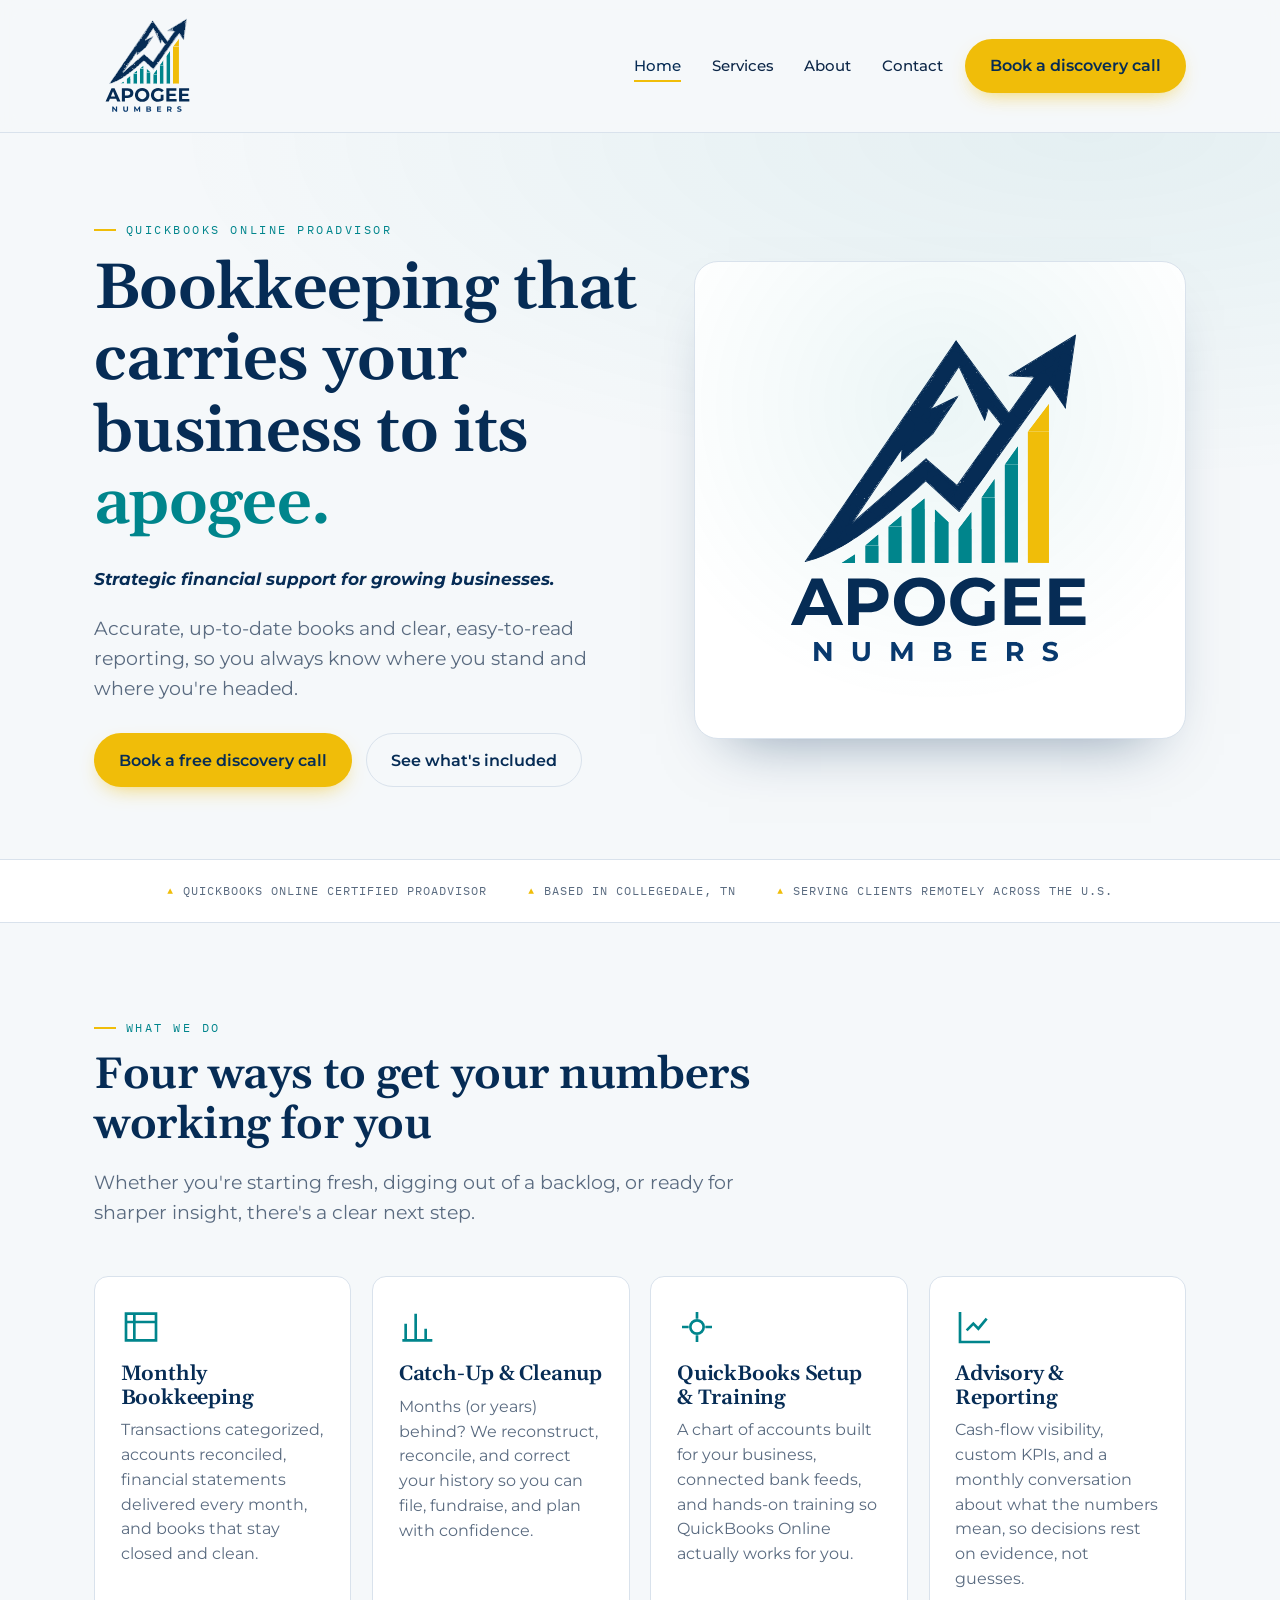
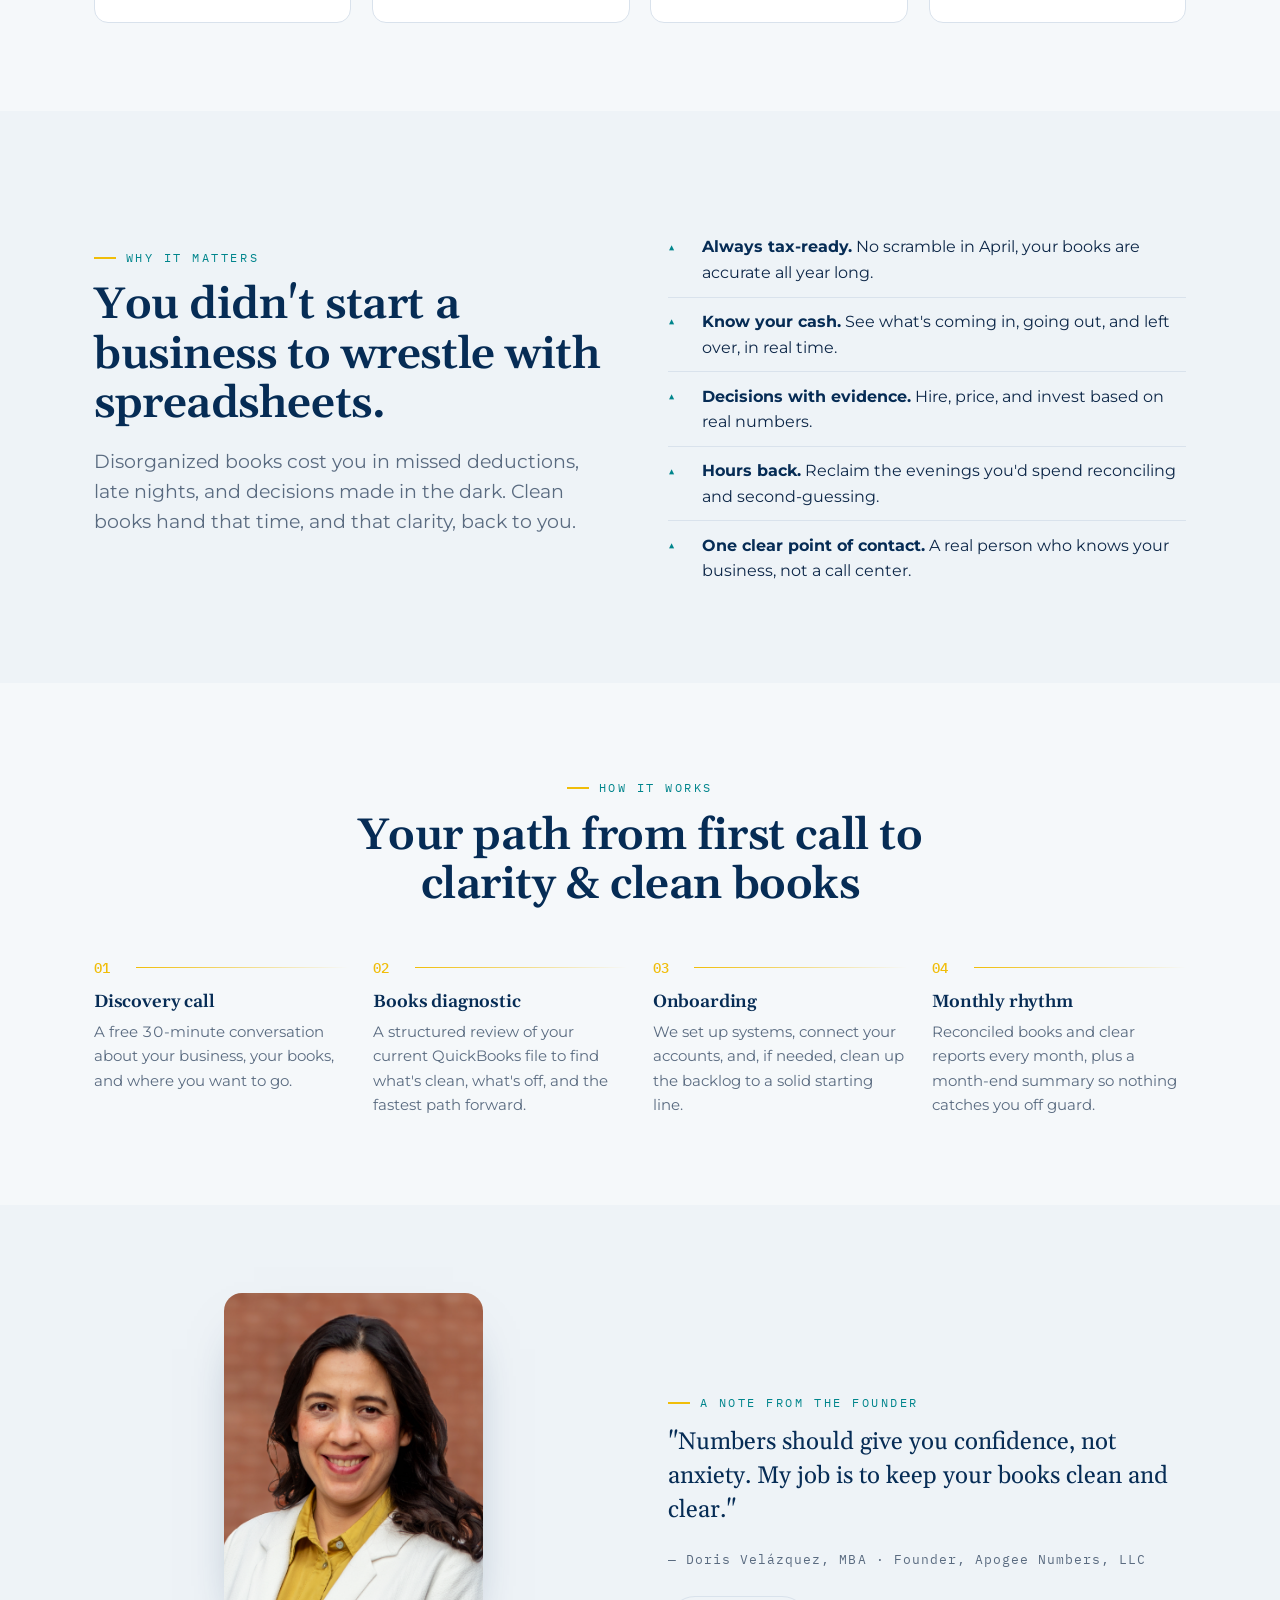
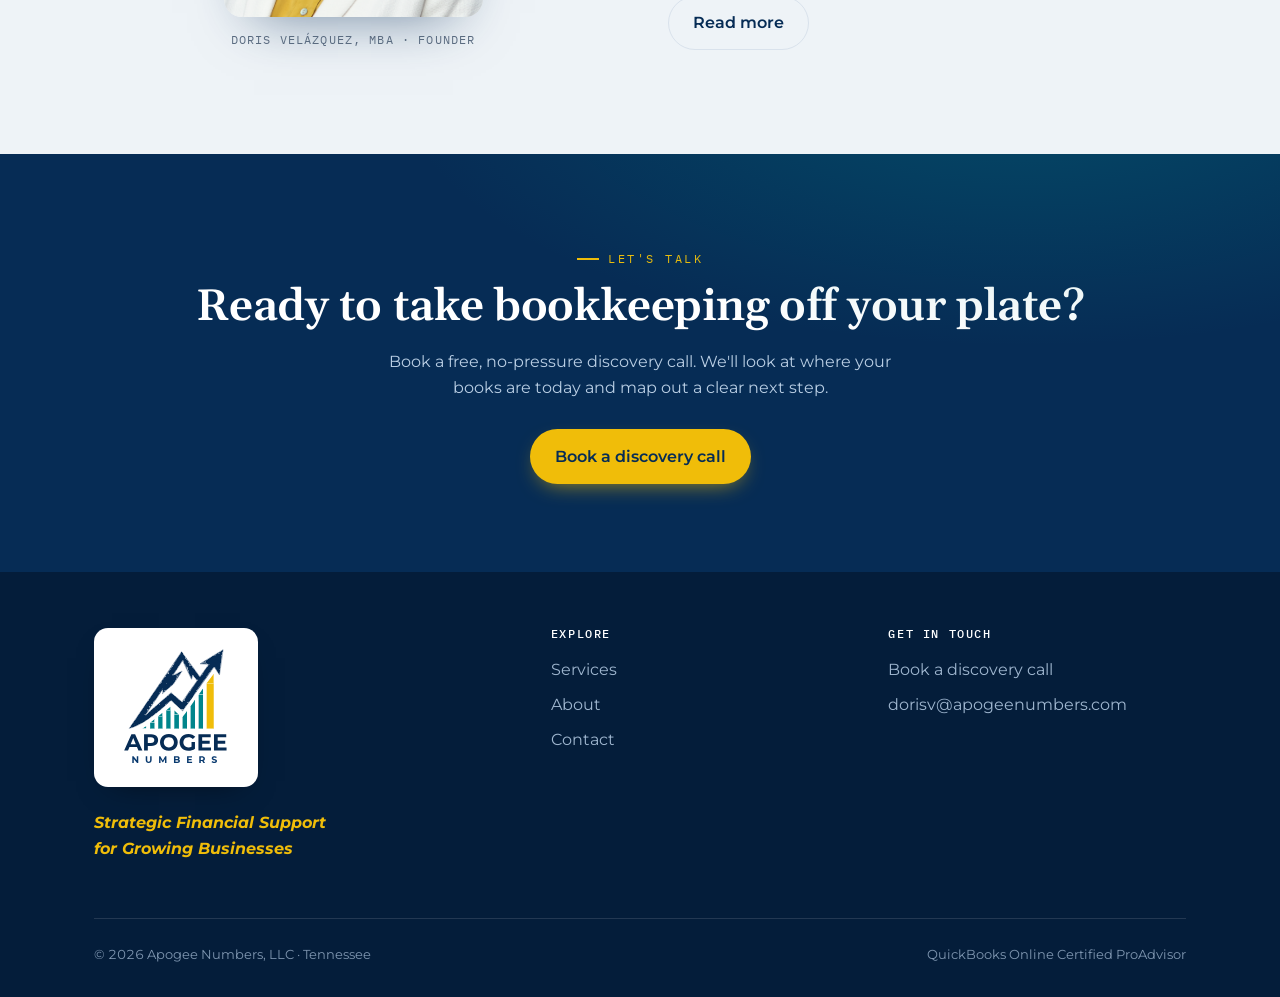
<file: index.html>
<!DOCTYPE html>
<html lang="en">
<head>
<!-- Google tag (gtag.js) -->
<script async src="https://www.googletagmanager.com/gtag/js?id=G-B1SPWSXXC4"></script>
<script>
  window.dataLayer = window.dataLayer || [];
  function gtag(){dataLayer.push(arguments);}
  gtag('js', new Date());

  gtag('config', 'G-B1SPWSXXC4');
</script>
<meta charset="UTF-8">
<meta name="viewport" content="width=device-width, initial-scale=1.0">
<title>Apogee Numbers — Bookkeeping for growing businesses</title>
<meta name="description" content="Strategic financial support for growing businesses. QuickBooks Online ProAdvisor bookkeeping, cleanup, and advisory for small businesses. Based in Collegedale, TN — serving clients remotely.">
<link rel="preconnect" href="https://fonts.googleapis.com">
<link rel="preconnect" href="https://fonts.gstatic.com" crossorigin>
<link href="https://fonts.googleapis.com/css2?family=Gelasio:ital,wght@0,400;0,500;0,600;0,700;1,500&family=Montserrat:wght@400;500;600;700&family=IBM+Plex+Mono:wght@400;500&display=swap" rel="stylesheet">
<link rel="stylesheet" href="styles.css">
</head>
<body>

<!-- NAV -->
<header class="site-nav">
  <div class="wrap">
        <a class="brand" href="index.html" aria-label="Apogee Numbers home">
      <img class="logo" src="Logo1_transparent.svg" alt="Apogee Numbers" width="130" height="48">
    </a>
    <nav class="nav-right" aria-label="Primary">
      <ul class="nav-links" id="menu">
        <li><a href="index.html" aria-current="page">Home</a></li>
        <li><a href="services.html">Services</a></li>
        <li><a href="about.html">About</a></li>
        <li><a href="contact.html">Contact</a></li>
      </ul>
      <a class="btn btn-primary" href="https://calendly.com/apogeenumbers/30min" target="_blank" rel="noopener">Book a discovery call</a>
      <button class="nav-toggle" aria-label="Menu" aria-controls="menu" aria-expanded="false">
        <span></span><span></span><span></span>
      </button>
    </nav>
  </div>
</header>

<!-- HERO -->
<section class="hero">
  <div class="wrap">
    <div class="grid">
      <div>
        <p class="eyebrow">QuickBooks Online ProAdvisor</p>
        <h1>Bookkeeping that carries your business to its <span>apogee.</span></h1>
        <p class="tagline" style="font-family:'Montserrat',system-ui,sans-serif;font-style:italic;font-weight:700;white-space:nowrap;font-size:clamp(0.66rem,1.7vw,1.05rem);">Strategic financial support for growing businesses.</p>
        <p class="lead">Accurate, up-to-date books and clear, easy-to-read reporting, so you always know where you stand and where you're headed.</p>
        <div class="hero-cta">
          <a class="btn btn-primary" href="https://calendly.com/apogeenumbers/30min" target="_blank" rel="noopener">Book a free discovery call</a>
          <a class="btn btn-ghost" href="services.html">See what's included</a>
        </div>
      </div>

      <!-- LOGO -->
      <div class="hero-logo reveal">
        <img src="Logo1_transparent.svg" alt="Apogee Numbers — mountain peak and rising chart logo" width="420" height="420">
      </div>
    </div>
  </div>
</section>

<!-- TRUST -->
<div class="trust">
  <div class="wrap">
    <span>QuickBooks Online Certified ProAdvisor</span>
    <span>Based in Collegedale, TN</span>
    <span>Serving clients remotely across the U.S.</span>
  </div>
</div>

<!-- SERVICES PREVIEW -->
<section>
  <div class="wrap">
    <div class="sec-head reveal">
      <p class="eyebrow">What we do</p>
      <h2>Four ways to get your numbers working for you</h2>
      <p class="lead">Whether you're starting fresh, digging out of a backlog, or ready for sharper insight, there's a clear next step.</p>
    </div>
    <div class="cards">
      <article class="card reveal">
        <svg class="icon" viewBox="0 0 24 24" fill="none" stroke="currentColor" stroke-width="1.6"><path d="M3 4h18v16H3z"/><path d="M3 9h18M8 4v16"/></svg>
        <h3>Monthly Bookkeeping</h3>
        <p>Transactions categorized, accounts reconciled, financial statements delivered every month, and books that stay closed and clean.</p>
      </article>
      <article class="card reveal">
        <svg class="icon" viewBox="0 0 24 24" fill="none" stroke="currentColor" stroke-width="1.6"><path d="M4 20V10M10 20V4M16 20v-7M20 20H2"/></svg>
        <h3>Catch-Up &amp; Cleanup</h3>
        <p>Months (or years) behind? We reconstruct, reconcile, and correct your history so you can file, fundraise, and plan with confidence.</p>
      </article>
      <article class="card reveal">
        <svg class="icon" viewBox="0 0 24 24" fill="none" stroke="currentColor" stroke-width="1.6"><path d="M12 3v4M12 17v4M3 12h4M17 12h4"/><circle cx="12" cy="12" r="4"/></svg>
        <h3>QuickBooks Setup &amp; Training</h3>
        <p>A chart of accounts built for your business, connected bank feeds, and hands-on training so QuickBooks Online actually works for you.</p>
      </article>
      <article class="card reveal">
        <svg class="icon" viewBox="0 0 24 24" fill="none" stroke="currentColor" stroke-width="1.6"><path d="M3 3v18h18"/><path d="M7 14l4-4 3 3 5-6"/></svg>
        <h3>Advisory &amp; Reporting</h3>
        <p>Cash-flow visibility, custom KPIs, and a monthly conversation about what the numbers mean, so decisions rest on evidence, not guesses.</p>
      </article>
    </div>
  </div>
</section>

<!-- VALUE SPLIT -->
<section style="background:var(--paper-2);">
  <div class="wrap">
    <div class="split">
      <div class="reveal">
        <p class="eyebrow">Why it matters</p>
        <h2>You didn't start a business to wrestle with spreadsheets.</h2>
        <p class="lead">Disorganized books cost you in missed deductions, late nights, and decisions made in the dark. Clean books hand that time, and that clarity, back to you.</p>
      </div>
      <ul class="checklist reveal">
        <li><b>Always tax-ready.</b> No scramble in April, your books are accurate all year long.</li>
        <li><b>Know your cash.</b> See what's coming in, going out, and left over, in real time.</li>
        <li><b>Decisions with evidence.</b> Hire, price, and invest based on real numbers.</li>
        <li><b>Hours back.</b> Reclaim the evenings you'd spend reconciling and second-guessing.</li>
        <li><b>One clear point of contact.</b> A real person who knows your business, not a call center.</li>
      </ul>
    </div>
  </div>
</section>

<!-- PROCESS -->
<section>
  <div class="wrap">
    <div class="sec-head center reveal">
      <p class="eyebrow">How it works</p>
      <h2>Your path from first call to clarity &amp; clean books</h2>
    </div>
    <div class="steps">
      <div class="step reveal"><span class="step-n">01</span><h3>Discovery call</h3><p>A free 30-minute conversation about your business, your books, and where you want to go.</p></div>
      <div class="step reveal"><span class="step-n">02</span><h3>Books diagnostic</h3><p>A structured review of your current QuickBooks file to find what's clean, what's off, and the fastest path forward.</p></div>
      <div class="step reveal"><span class="step-n">03</span><h3>Onboarding</h3><p>We set up systems, connect your accounts, and, if needed, clean up the backlog to a solid starting line.</p></div>
      <div class="step reveal"><span class="step-n">04</span><h3>Monthly rhythm</h3><p>Reconciled books and clear reports every month, plus a month-end summary so nothing catches you off guard.</p></div>
    </div>
  </div>
</section>

<!-- FOUNDER -->
<section style="background:var(--paper-2);">
  <div class="wrap">
    <div class="split founder" style="align-items:end;">
      <div class="reveal" style="text-align:center;">
        <img class="avatar" src="Profile.jpeg" alt="Doris Velázquez, MBA, founder of Apogee Numbers" style="max-width:50%;margin-inline:auto;">
        <p class="avatar-cap">Doris Velázquez, MBA · Founder</p>
      </div>
      <div class="reveal">
        <p class="eyebrow">A note from the founder</p>
        <blockquote>"Numbers should give you confidence, not anxiety. My job is to keep your books clean and clear."</blockquote>
        <cite>— Doris Velázquez, MBA · Founder, Apogee Numbers, LLC</cite>
        <p style="margin-top:1.6rem;"><a class="btn btn-ghost" href="about.html">Read more</a></p>
      </div>
    </div>
  </div>
</section>

<!-- CTA -->
<section class="cta-band">
  <div class="wrap">
    <p class="eyebrow" style="justify-content:center;color:var(--gold);">Let's talk</p>
    <h2>Ready to take bookkeeping off your plate?</h2>
    <p>Book a free, no-pressure discovery call. We'll look at where your books are today and map out a clear next step.</p>
    <div class="btn-row">
      <a class="btn btn-primary" href="https://calendly.com/apogeenumbers/30min" target="_blank" rel="noopener">Book a discovery call</a>
    </div>
  </div>
</section>

<!-- FOOTER -->
<footer class="site-foot">
  <div class="wrap">
    <div class="grid">
      <div>
        <a class="foot-logo" href="index.html"><img src="Logo1_transparent.svg" alt="Apogee Numbers" width="150" height="66"></a>
        <p class="tagline-foot">Strategic Financial Support<br>for Growing Businesses</p>
      </div>
      <div>
        <h4>Explore</h4>
        <ul>
          <li><a href="services.html">Services</a></li>
            <li><a href="about.html">About</a></li>
          <li><a href="contact.html">Contact</a></li>
        </ul>
      </div>
      <div>
        <h4>Get in touch</h4>
        <ul>
          <li><a href="contact.html">Book a discovery call</a></li>
          <li><a href="mailto:dorisv@apogeenumbers.com">dorisv@apogeenumbers.com</a></li>
          
        </ul>
      </div>
    </div>
    <div class="foot-bottom">
      <span>© 2026 Apogee Numbers, LLC · Tennessee</span>
      <span>QuickBooks Online Certified ProAdvisor</span>
    </div>
  </div>
</footer>

<script src="app.js"></script>
</body>
</html>
</file>
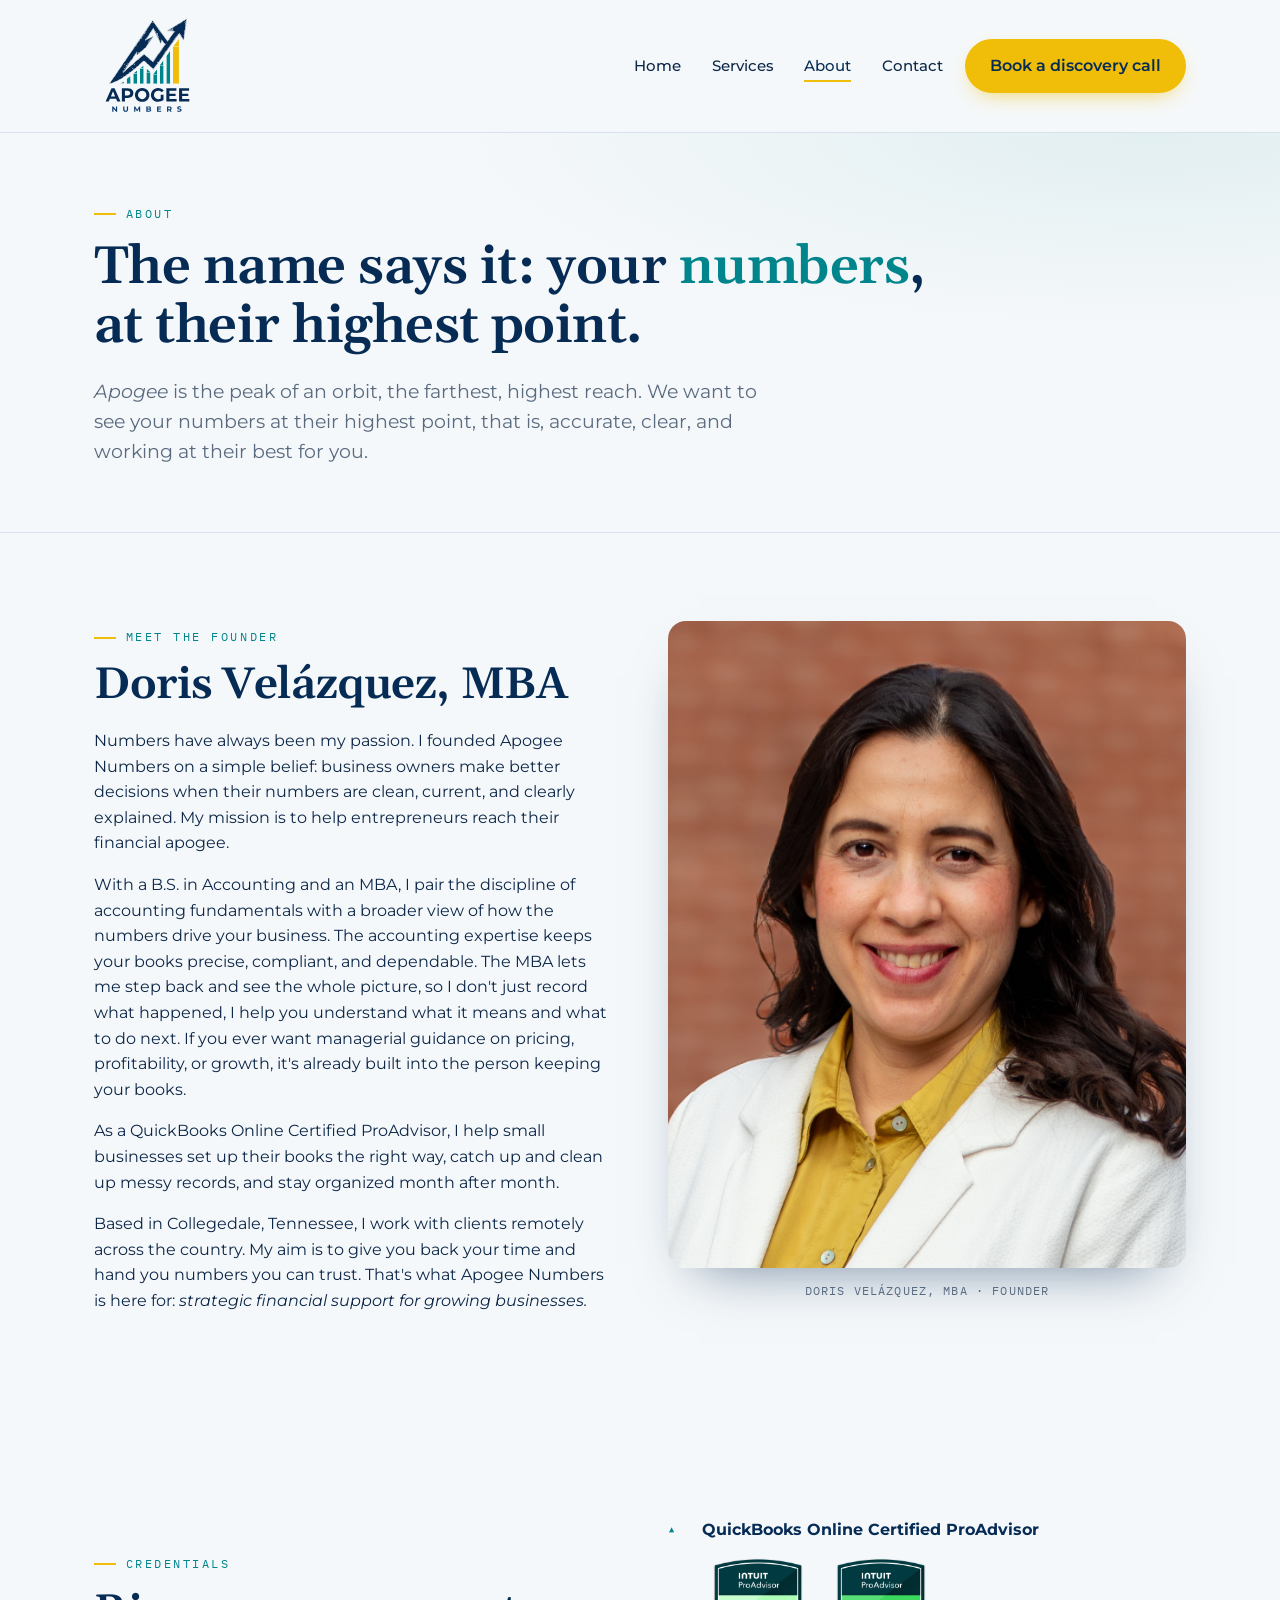
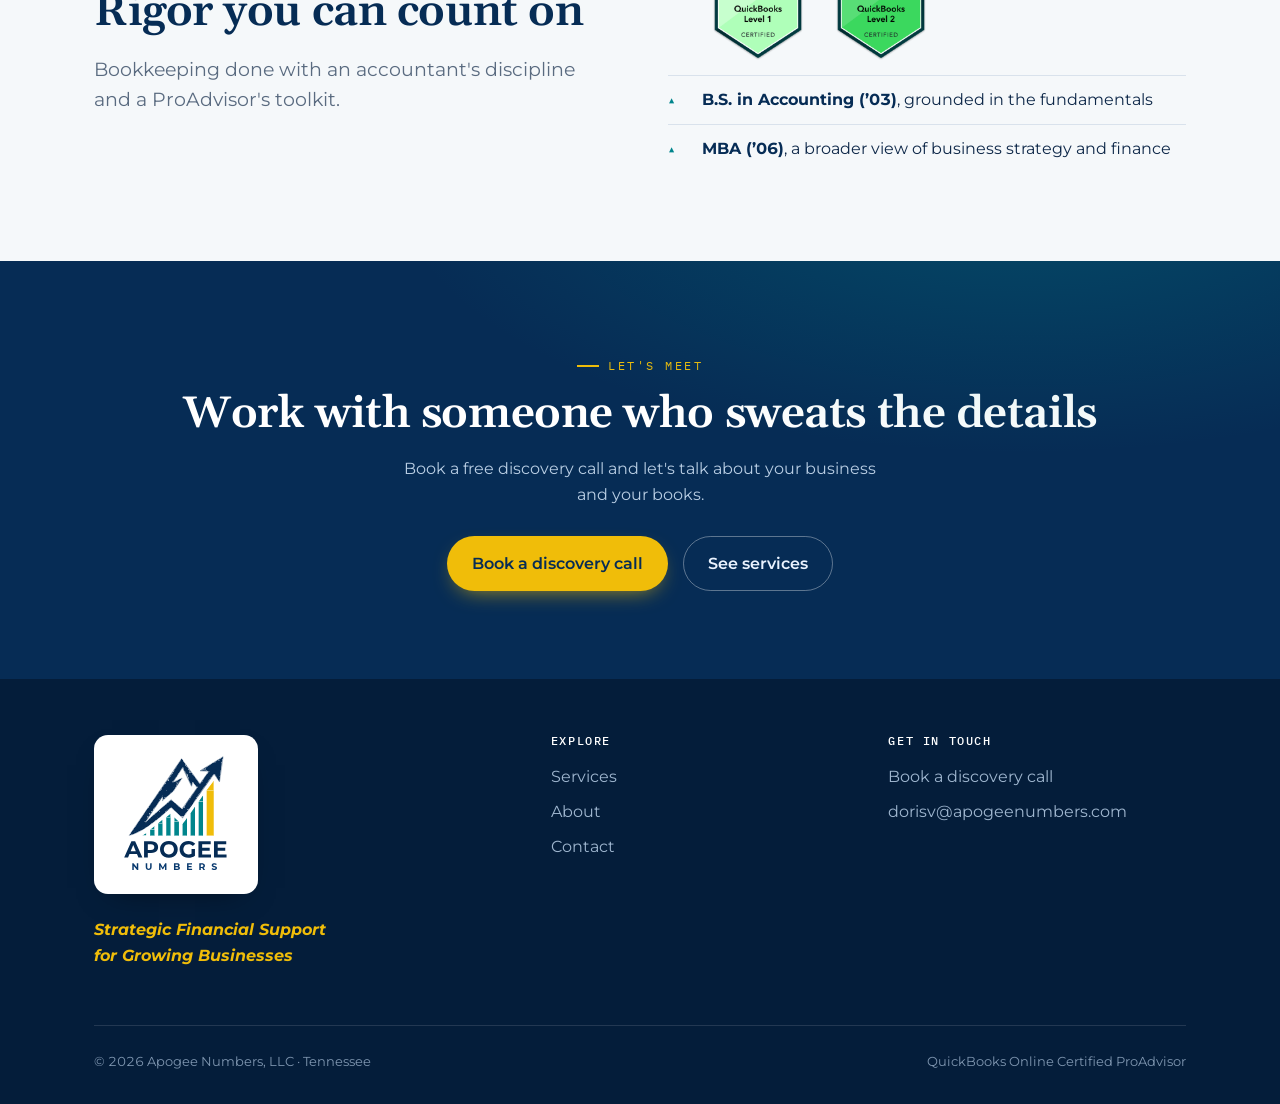
<file: about.html>
<!DOCTYPE html>
<html lang="en">
<head>
<!-- Google tag (gtag.js) -->
<script async src="https://www.googletagmanager.com/gtag/js?id=G-B1SPWSXXC4"></script>
<script>
  window.dataLayer = window.dataLayer || [];
  function gtag(){dataLayer.push(arguments);}
  gtag('js', new Date());

  gtag('config', 'G-B1SPWSXXC4');
</script>
<meta charset="UTF-8">
<meta name="viewport" content="width=device-width, initial-scale=1.0">
<title>About — Apogee Numbers</title>
<meta name="description" content="Apogee Numbers is a bookkeeping practice founded by Doris Velázquez, MBA, offering strategic financial support for growing businesses. QuickBooks Online Certified ProAdvisor based in Collegedale, Tennessee.">
<link rel="preconnect" href="https://fonts.googleapis.com">
<link rel="preconnect" href="https://fonts.gstatic.com" crossorigin>
<link href="https://fonts.googleapis.com/css2?family=Gelasio:ital,wght@0,400;0,500;0,600;0,700;1,500&family=Montserrat:wght@400;500;600;700&family=IBM+Plex+Mono:wght@400;500&display=swap" rel="stylesheet">
<link rel="stylesheet" href="styles.css">
</head>
<body>

<header class="site-nav">
  <div class="wrap">
        <a class="brand" href="index.html" aria-label="Apogee Numbers home">
      <img class="logo" src="Logo1_transparent.svg" alt="Apogee Numbers" width="130" height="48">
    </a>
    <nav class="nav-right" aria-label="Primary">
      <ul class="nav-links" id="menu">
        <li><a href="index.html">Home</a></li>
        <li><a href="services.html">Services</a></li>
        <li><a href="about.html" aria-current="page">About</a></li>
        <li><a href="contact.html">Contact</a></li>
      </ul>
      <a class="btn btn-primary" href="https://calendly.com/apogeenumbers/30min" target="_blank" rel="noopener">Book a discovery call</a>
      <button class="nav-toggle" aria-label="Menu" aria-controls="menu" aria-expanded="false"><span></span><span></span><span></span></button>
    </nav>
  </div>
</header>

<section class="page-hero">
  <div class="wrap">
    <p class="eyebrow">About</p>
    <h1>The name says it: your <span style="color:#00858c;">numbers</span>,<br>at their highest point.</h1>
    <p class="lead"><em>Apogee</em> is the peak of an orbit, the farthest, highest reach. We want to see your numbers at their highest point, that is, accurate, clear, and working at their best for you.</p>
  </div>
</section>

<!-- FOUNDER STORY -->
<section>
  <div class="wrap">
    <div class="split founder reveal">
      <div>
        <p class="eyebrow">Meet the founder</p>
        <h2>Doris Velázquez, MBA</h2>
        <p>Numbers have always been my passion. I founded Apogee Numbers on a simple belief: business owners make better decisions when their numbers are clean, current, and clearly explained. My mission is to help entrepreneurs reach their financial apogee.</p>
        <p>With a B.S. in Accounting and an MBA, I pair the discipline of accounting fundamentals with a broader view of how the numbers drive your business. The accounting expertise keeps your books precise, compliant, and dependable. The MBA lets me step back and see the whole picture, so I don't just record what happened, I help you understand what it means and what to do next. If you ever want managerial guidance on pricing, profitability, or growth, it's already built into the person keeping your books.</p>
        <p>As a QuickBooks Online Certified ProAdvisor, I help small businesses set up their books the right way, catch up and clean up messy records, and stay organized month after month.</p>
        <p>Based in Collegedale, Tennessee, I work with clients remotely across the country. My aim is to give you back your time and hand you numbers you can trust. That's what Apogee Numbers is here for: <em>strategic financial support for growing businesses.</em></p>
      </div>
      <div>
        <img class="avatar" src="Profile.jpeg" alt="Doris Velázquez, MBA, founder of Apogee Numbers">
        <p class="avatar-cap">Doris Velázquez, MBA · Founder</p>
      </div>
    </div>
  </div>
</section>

<!-- CREDENTIALS -->
<section>
  <div class="wrap">
    <div class="split reveal">
      <div>
        <p class="eyebrow">Credentials</p>
        <h2>Rigor you can count on</h2>
        <p class="lead">Bookkeeping done with an accountant's discipline and a ProAdvisor's toolkit.</p>
      </div>
      <ul class="checklist reveal" style="margin-top:0;">
        <li><b>QuickBooks Online Certified ProAdvisor</b>
          <span class="badge-row">
            <img class="qbo-badge" src="QBO_Level_1_Badge.png" alt="QuickBooks Certified Level 1">
            <img class="qbo-badge" src="Level_2_badge.png" alt="QuickBooks Certified Level 2">
          </span>
        </li>
        <li><b>B.S. in Accounting (’03)</b>, grounded in the fundamentals</li>
        <li><b>MBA (’06)</b>, a broader view of business strategy and finance</li>
      </ul>
    </div>
  </div>
</section>

<section class="cta-band">
  <div class="wrap">
    <p class="eyebrow" style="justify-content:center;color:var(--gold);">Let's meet</p>
    <h2>Work with someone who sweats the details</h2>
    <p>Book a free discovery call and let's talk about your business and your books.</p>
    <div class="btn-row"><a class="btn btn-primary" href="https://calendly.com/apogeenumbers/30min" target="_blank" rel="noopener">Book a discovery call</a><a class="btn btn-light" href="services.html">See services</a></div>
  </div>
</section>

<footer class="site-foot">
  <div class="wrap">
    <div class="grid">
      <div><a class="foot-logo" href="index.html"><img src="Logo1_transparent.svg" alt="Apogee Numbers" width="150" height="66"></a>
        <p class="tagline-foot">Strategic Financial Support<br>for Growing Businesses</p></div>
      <div><h4>Explore</h4><ul><li><a href="services.html">Services</a></li><li><a href="about.html">About</a></li><li><a href="contact.html">Contact</a></li></ul></div>
      <div><h4>Get in touch</h4><ul><li><a href="contact.html">Book a discovery call</a></li><li><a href="mailto:dorisv@apogeenumbers.com">dorisv@apogeenumbers.com</a></li></ul></div>
    </div>
    <div class="foot-bottom"><span>© 2026 Apogee Numbers, LLC · Tennessee</span><span>QuickBooks Online Certified ProAdvisor</span></div>
  </div>
</footer>

<script src="app.js"></script>
</body>
</html>
</file>
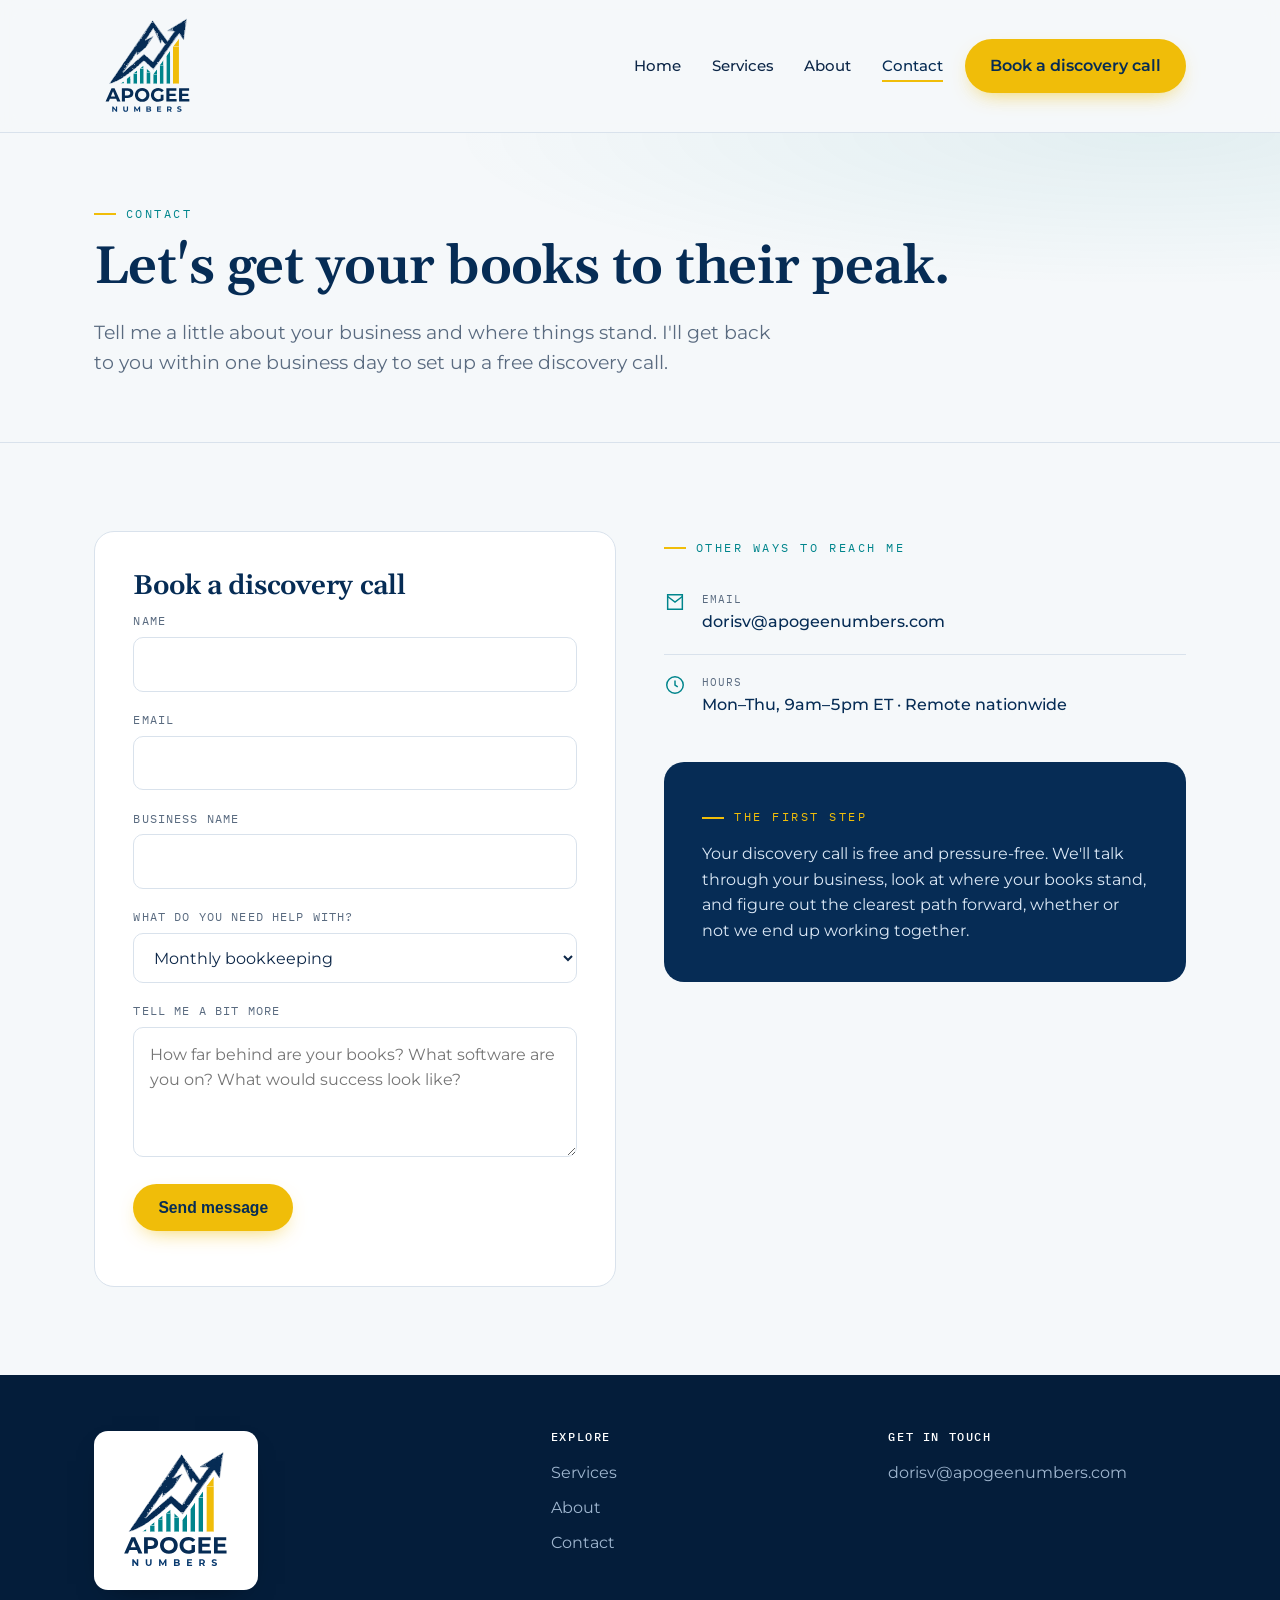
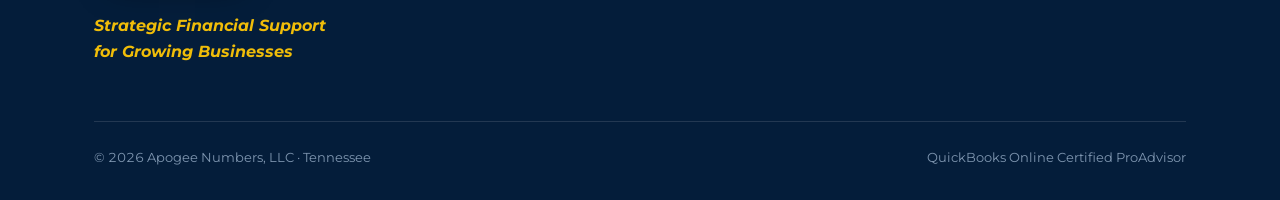
<file: contact.html>
<!DOCTYPE html>
<html lang="en">
<head>
<!-- Google tag (gtag.js) -->
<script async src="https://www.googletagmanager.com/gtag/js?id=G-B1SPWSXXC4"></script>
<script>
  window.dataLayer = window.dataLayer || [];
  function gtag(){dataLayer.push(arguments);}
  gtag('js', new Date());

  gtag('config', 'G-B1SPWSXXC4');
</script>
<meta charset="UTF-8">
<meta name="viewport" content="width=device-width, initial-scale=1.0">
<title>Contact — Apogee Numbers</title>
<meta name="description" content="Book a free discovery call with Apogee Numbers. Bookkeeping, cleanup, and advisory for small businesses. Based in Collegedale, TN.">
<link rel="preconnect" href="https://fonts.googleapis.com">
<link rel="preconnect" href="https://fonts.gstatic.com" crossorigin>
<link href="https://fonts.googleapis.com/css2?family=Gelasio:ital,wght@0,400;0,500;0,600;0,700;1,500&family=Montserrat:wght@400;500;600;700&family=IBM+Plex+Mono:wght@400;500&display=swap" rel="stylesheet">
<link rel="stylesheet" href="styles.css">
</head>
<body>

<header class="site-nav">
  <div class="wrap">
        <a class="brand" href="index.html" aria-label="Apogee Numbers home">
      <img class="logo" src="Logo1_transparent.svg" alt="Apogee Numbers" width="130" height="48">
    </a>
    <nav class="nav-right" aria-label="Primary">
      <ul class="nav-links" id="menu">
        <li><a href="index.html">Home</a></li>
        <li><a href="services.html">Services</a></li>
        <li><a href="about.html">About</a></li>
        <li><a href="contact.html" aria-current="page">Contact</a></li>
      </ul>
      <a class="btn btn-primary" href="https://calendly.com/apogeenumbers/30min" target="_blank" rel="noopener">Book a discovery call</a>
      <button class="nav-toggle" aria-label="Menu" aria-controls="menu" aria-expanded="false"><span></span><span></span><span></span></button>
    </nav>
  </div>
</header>

<section class="page-hero">
  <div class="wrap">
    <p class="eyebrow">Contact</p>
    <h1>Let's get your books to their peak.</h1>
    <p class="lead">Tell me a little about your business and where things stand. I'll get back to you within one business day to set up a free discovery call.</p>
  </div>
</section>

<section>
  <div class="wrap">
    <div class="contact-grid">
      <!-- FORM -->
      <div class="panel reveal" id="form">
        <h2 style="font-size:1.7rem;">Book a discovery call</h2>
        <form id="contact-form" novalidate>
          <div class="field">
            <label for="name">Name</label>
            <input id="name" name="name" type="text" autocomplete="name" required>
          </div>
          <div class="field">
            <label for="email">Email</label>
            <input id="email" name="email" type="email" autocomplete="email" required>
          </div>
          <div class="field">
            <label for="business">Business name</label>
            <input id="business" name="business" type="text" autocomplete="organization">
          </div>
          <div class="field">
            <label for="need">What do you need help with?</label>
            <select id="need" name="need">
              <option>Monthly bookkeeping</option>
              <option>Catch-up &amp; cleanup</option>
              <option>QuickBooks setup &amp; training</option>
              <option>Advisory &amp; reporting</option>
              <option>Not sure yet</option>
            </select>
          </div>
          <div class="field">
            <label for="message">Tell me a bit more</label>
            <textarea id="message" name="message" placeholder="How far behind are your books? What software are you on? What would success look like?"></textarea>
          </div>
          <button class="btn btn-primary" type="submit">Send message</button>
          <p id="form-note" role="status" style="margin:1rem 0 0;font-size:.9rem;color:var(--muted);"></p>
        </form>
      </div>

      <!-- INFO -->
      <div class="reveal">
        <p class="eyebrow">Other ways to reach me</p>
        <div class="contact-info">
          <div class="row">
            <svg class="ico" width="22" height="22" viewBox="0 0 24 24" fill="none" stroke="currentColor" stroke-width="1.6"><path d="M4 4h16v16H4z"/><path d="M4 6l8 6 8-6"/></svg>
            <div><div class="lbl">Email</div><a class="val" href="mailto:dorisv@apogeenumbers.com">dorisv@apogeenumbers.com</a></div>
          </div>
          <div class="row">
            <svg class="ico" width="22" height="22" viewBox="0 0 24 24" fill="none" stroke="currentColor" stroke-width="1.6"><circle cx="12" cy="12" r="9"/><path d="M12 7v5l3 2"/></svg>
            <div><div class="lbl">Hours</div><div class="val">Mon–Thu, 9am–5pm ET · Remote nationwide</div></div>
          </div>
        </div>
        <div class="panel panel-navy" style="margin-top:1.6rem;">
          <p class="eyebrow" style="color:var(--gold);">The first step</p>
          <p style="color:#dbe8f6;margin-bottom:0;">Your discovery call is free and pressure-free. We'll talk through your business, look at where your books stand, and figure out the clearest path forward, whether or not we end up working together.</p>
        </div>
      </div>
    </div>
  </div>
</section>

<footer class="site-foot">
  <div class="wrap">
    <div class="grid">
      <div><a class="foot-logo" href="index.html"><img src="Logo1_transparent.svg" alt="Apogee Numbers" width="150" height="66"></a>
        <p class="tagline-foot">Strategic Financial Support<br>for Growing Businesses</p></div>
      <div><h4>Explore</h4><ul><li><a href="services.html">Services</a></li><li><a href="about.html">About</a></li><li><a href="contact.html">Contact</a></li></ul></div>
      <div><h4>Get in touch</h4><ul><li><a href="mailto:dorisv@apogeenumbers.com">dorisv@apogeenumbers.com</a></li></ul></div>
    </div>
    <div class="foot-bottom"><span>© 2026 Apogee Numbers, LLC · Tennessee</span><span>QuickBooks Online Certified ProAdvisor</span></div>
  </div>
</footer>

<script src="app.js"></script>
<script>
// Simple client-side handler: validates, then opens the visitor's email client
// pre-filled. Replace with a form service (e.g. Formspree) for silent inbox delivery.
(function () {
  var form = document.getElementById("contact-form");
  var note = document.getElementById("form-note");
  if (!form) return;
  form.addEventListener("submit", function (e) {
    e.preventDefault();
    var name = form.name.value.trim();
    var email = form.email.value.trim();
    if (!name || !email) {
      note.textContent = "Please add your name and email so I can reply.";
      note.style.color = "#b23";
      return;
    }
    var subject = "Discovery call request — " + (form.business.value.trim() || name);
    var body =
      "Name: " + name + "\n" +
      "Email: " + email + "\n" +
      "Business: " + form.business.value.trim() + "\n" +
      "Needs: " + form.need.value + "\n\n" +
      "Tell me a bit more:\n" + form.message.value.trim();
    window.location.href = "mailto:dorisv@apogeenumbers.com?subject=" +
      encodeURIComponent(subject) + "&body=" + encodeURIComponent(body);
    note.textContent = "Opening your email app… if nothing happens, email dorisv@apogeenumbers.com directly.";
    note.style.color = "var(--teal)";
  });
})();
</script>
</body>
</html>
</file>
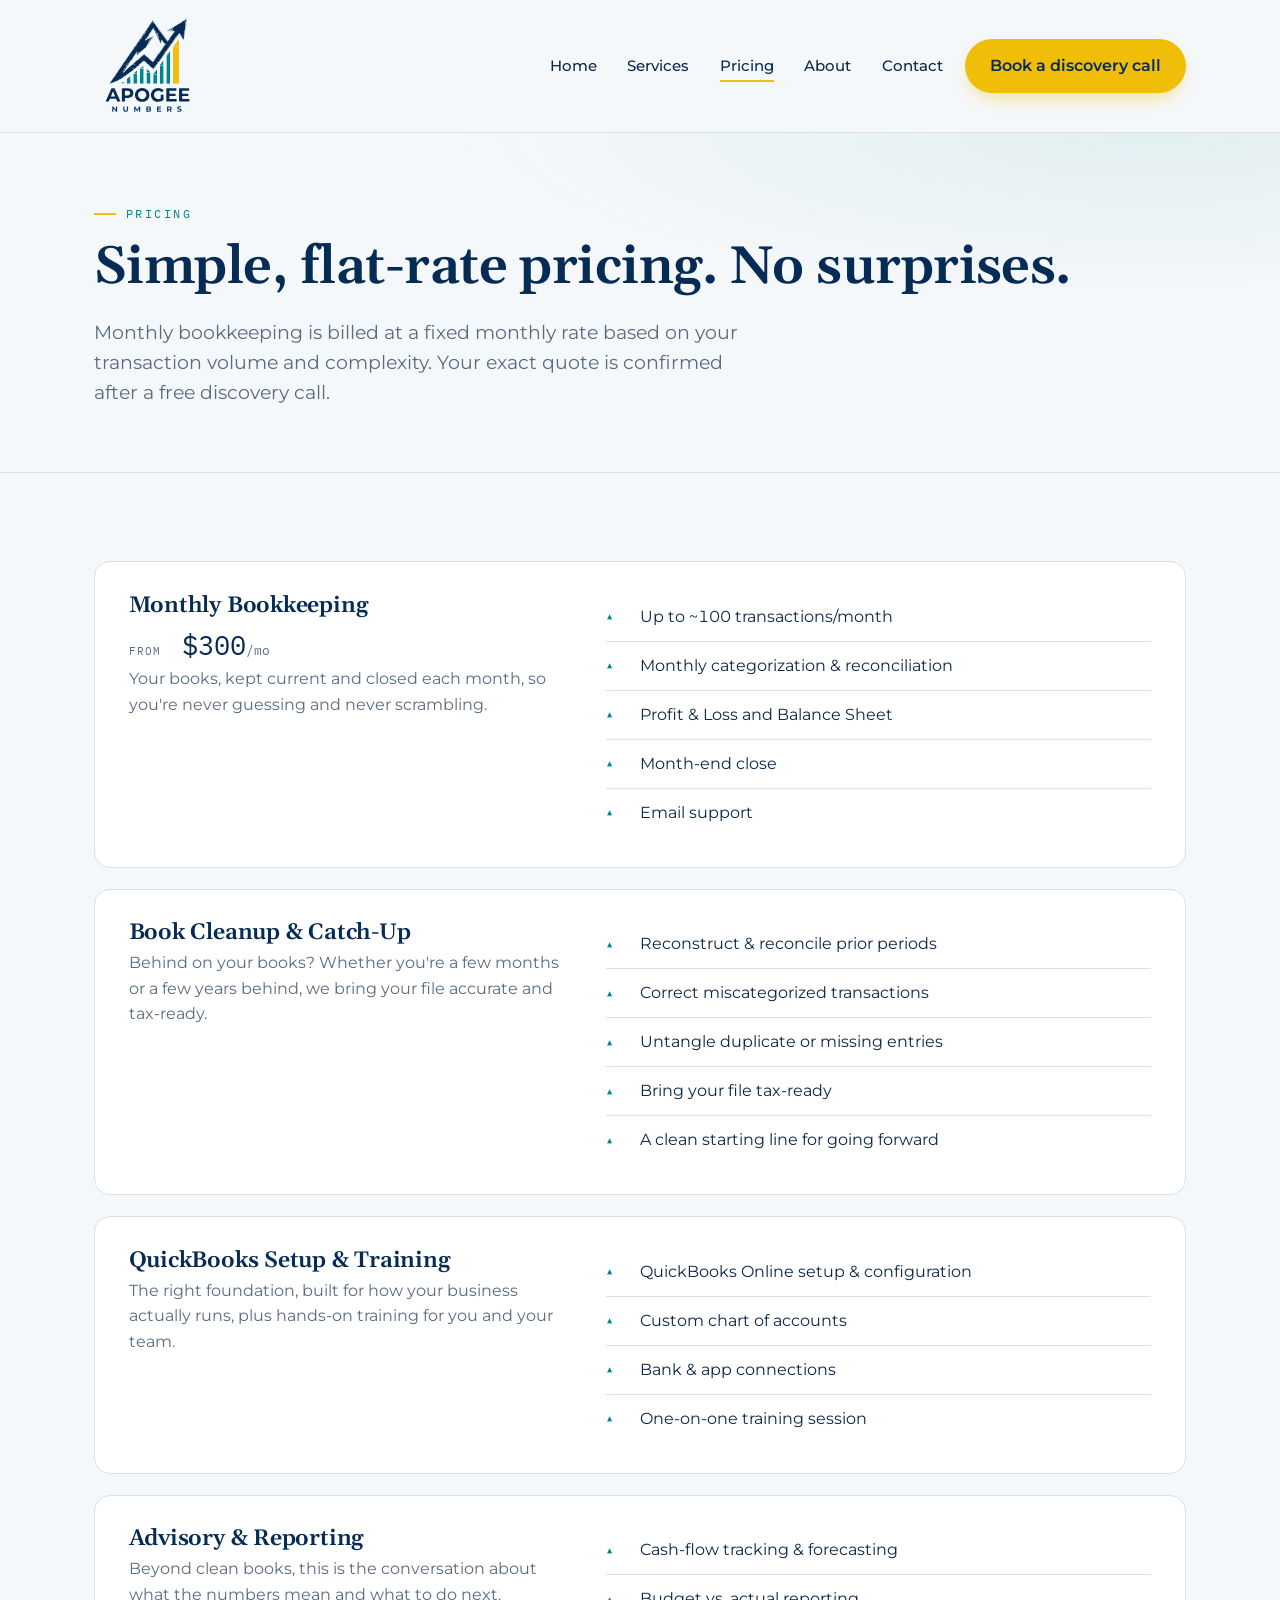
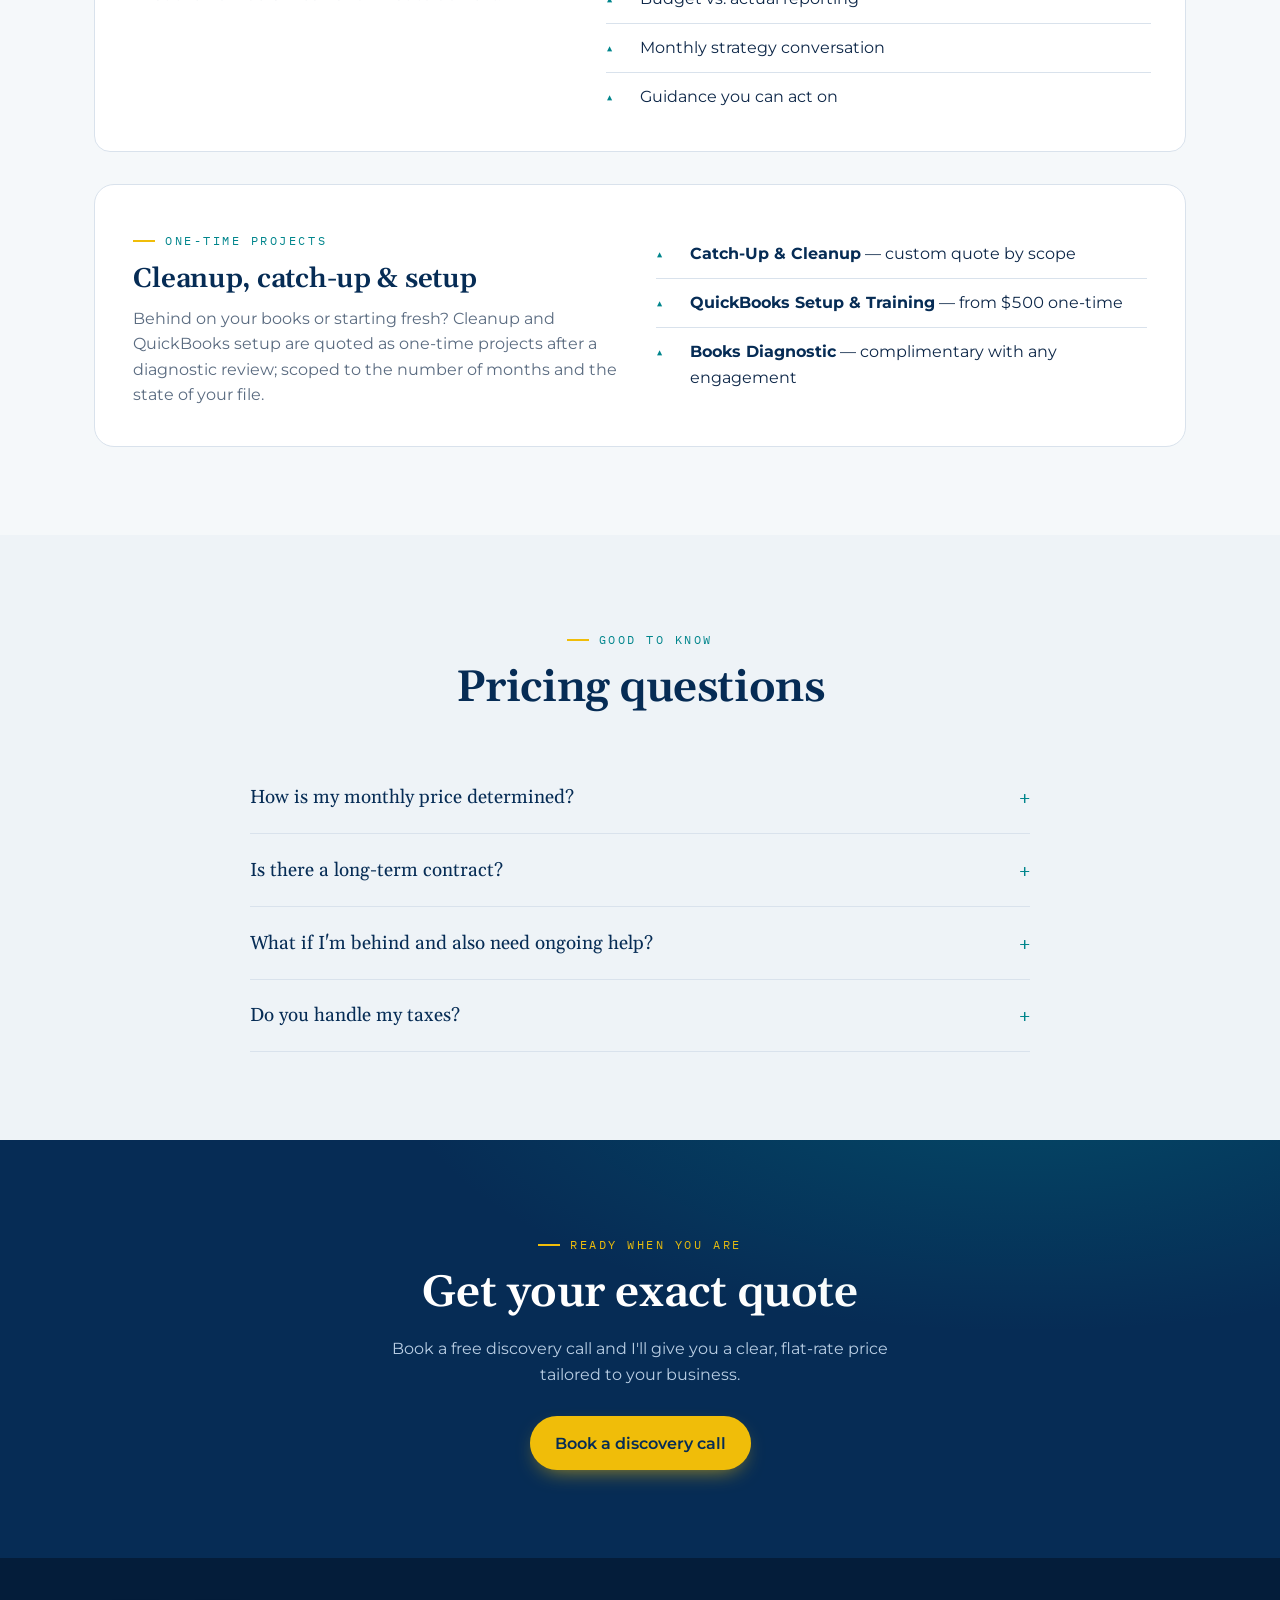
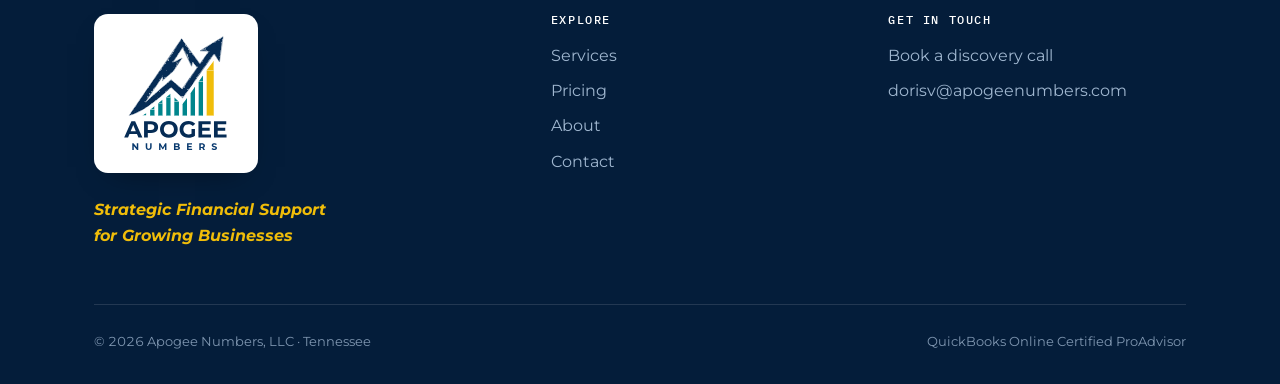
<file: pricing.html>
<!DOCTYPE html>
<html lang="en">
<head>
<!-- Google tag (gtag.js) -->
<script async src="https://www.googletagmanager.com/gtag/js?id=G-B1SPWSXXC4"></script>
<script>
  window.dataLayer = window.dataLayer || [];
  function gtag(){dataLayer.push(arguments);}
  gtag('js', new Date());

  gtag('config', 'G-B1SPWSXXC4');
</script>
<meta charset="UTF-8">
<meta name="viewport" content="width=device-width, initial-scale=1.0">
<title>Pricing — Apogee Numbers</title>
<meta name="description" content="Simple, transparent monthly bookkeeping packages and project pricing. Final quote after a free discovery call.">
<link rel="preconnect" href="https://fonts.googleapis.com">
<link rel="preconnect" href="https://fonts.gstatic.com" crossorigin>
<link href="https://fonts.googleapis.com/css2?family=Gelasio:ital,wght@0,400;0,500;0,600;0,700;1,500&family=Montserrat:wght@400;500;600;700&family=IBM+Plex+Mono:wght@400;500&display=swap" rel="stylesheet">
<link rel="stylesheet" href="styles.css">
</head>
<body>

<header class="site-nav">
  <div class="wrap">
        <a class="brand" href="index.html" aria-label="Apogee Numbers home">
      <img class="logo" src="Logo1_transparent.svg" alt="Apogee Numbers" width="130" height="48">
    </a>
    <nav class="nav-right" aria-label="Primary">
      <ul class="nav-links" id="menu">
        <li><a href="index.html">Home</a></li>
        <li><a href="services.html">Services</a></li>
        <li><a href="pricing.html" aria-current="page">Pricing</a></li>
        <li><a href="about.html">About</a></li>
        <li><a href="contact.html">Contact</a></li>
      </ul>
      <a class="btn btn-primary" href="https://calendly.com/apogeenumbers/30min" target="_blank" rel="noopener">Book a discovery call</a>
      <button class="nav-toggle" aria-label="Menu" aria-controls="menu" aria-expanded="false"><span></span><span></span><span></span></button>
    </nav>
  </div>
</header>

<section class="page-hero">
  <div class="wrap">
    <p class="eyebrow">Pricing</p>
    <h1>Simple, flat-rate pricing. No surprises.</h1>
    <p class="lead">Monthly bookkeeping is billed at a fixed monthly rate based on your transaction volume and complexity. Your exact quote is confirmed after a free discovery call.</p>
  </div>
</section>

<section>
  <div class="wrap">
    <div class="svc-boxes">

      <div class="svc-box reveal">
        <div class="svc-box-main">
          <h3>Monthly Bookkeeping</h3>
          <p class="svc-price"><span class="from">from</span> $300<small>/mo</small></p>
          <p>Your books, kept current and closed each month, so you're never guessing and never scrambling.</p>
        </div>
        <ul class="checklist svc-list">
          <li>Up to ~100 transactions/month</li>
          <li>Monthly categorization &amp; reconciliation</li>
          <li>Profit &amp; Loss and Balance Sheet</li>
          <li>Month-end close</li>
          <li>Email support</li>
        </ul>
      </div>

      <div class="svc-box reveal">
        <div class="svc-box-main">
          <h3>Book Cleanup &amp; Catch-Up</h3>
          <p>Behind on your books? Whether you're a few months or a few years behind, we bring your file accurate and tax-ready.</p>
        </div>
        <ul class="checklist svc-list">
          <li>Reconstruct &amp; reconcile prior periods</li>
          <li>Correct miscategorized transactions</li>
          <li>Untangle duplicate or missing entries</li>
          <li>Bring your file tax-ready</li>
          <li>A clean starting line for going forward</li>
        </ul>
      </div>

      <div class="svc-box reveal">
        <div class="svc-box-main">
          <h3>QuickBooks Setup &amp; Training</h3>
          <p>The right foundation, built for how your business actually runs, plus hands-on training for you and your team.</p>
        </div>
        <ul class="checklist svc-list">
          <li>QuickBooks Online setup &amp; configuration</li>
          <li>Custom chart of accounts</li>
          <li>Bank &amp; app connections</li>
          <li>One-on-one training session</li>
        </ul>
      </div>

      <div class="svc-box reveal">
        <div class="svc-box-main">
          <h3>Advisory &amp; Reporting</h3>
          <p>Beyond clean books, this is the conversation about what the numbers mean and what to do next.</p>
        </div>
        <ul class="checklist svc-list">
          <li>Cash-flow tracking &amp; forecasting</li>
          <li>Budget vs. actual reporting</li>
          <li>Monthly strategy conversation</li>
          <li>Guidance you can act on</li>
        </ul>
      </div>

    </div>

    <!-- Project work -->
    <div class="panel reveal" style="margin-top:2rem;display:grid;grid-template-columns:1fr 1fr;gap:2rem;align-items:center;">
      <div>
        <p class="eyebrow">One-time projects</p>
        <h2 style="font-size:1.7rem;">Cleanup, catch-up &amp; setup</h2>
        <p style="color:var(--muted);margin-bottom:0;">Behind on your books or starting fresh? Cleanup and QuickBooks setup are quoted as one-time projects after a diagnostic review; scoped to the number of months and the state of your file.</p>
      </div>
      <div>
        <ul class="checklist" style="margin-top:0;">
          <li><b>Catch-Up &amp; Cleanup</b> — custom quote by scope</li>
          <li><b>QuickBooks Setup &amp; Training</b> — from $500 one-time</li>
          <li><b>Books Diagnostic</b> — complimentary with any engagement</li>
        </ul>
      </div>
    </div>
  </div>
</section>

<!-- FAQ -->
<section style="background:var(--paper-2);">
  <div class="wrap">
    <div class="sec-head center reveal"><p class="eyebrow">Good to know</p><h2>Pricing questions</h2></div>
    <div class="faq reveal">
      <details><summary>How is my monthly price determined?</summary><p>It's based on your transaction volume, the number of accounts to reconcile, and overall complexity, not billed by the hour. After your discovery call and a quick look at your books, you'll get a flat monthly quote that stays predictable.</p></details>
      <details><summary>Is there a long-term contract?</summary><p>No long-term lock-in. Monthly bookkeeping is month-to-month. I simply ask for reasonable notice so we can hand off your file cleanly if your needs change.</p></details>
      <details><summary>What if I'm behind and also need ongoing help?</summary><p>Common situation. We'll handle the catch-up as a one-time cleanup project to get your file current, then move you onto a monthly plan to keep it that way.</p></details>
      <details><summary>Do you handle my taxes?</summary><p>Apogee Numbers focuses on bookkeeping and advisory. I keep your books accurate and tax-ready, and I'm glad to coordinate directly with your CPA or tax preparer at filing time.</p></details>
    </div>
  </div>
</section>

<section class="cta-band">
  <div class="wrap">
    <p class="eyebrow" style="justify-content:center;color:var(--gold);">Ready when you are</p>
    <h2>Get your exact quote</h2>
    <p>Book a free discovery call and I'll give you a clear, flat-rate price tailored to your business.</p>
    <div class="btn-row"><a class="btn btn-primary" href="https://calendly.com/apogeenumbers/30min" target="_blank" rel="noopener">Book a discovery call</a></div>
  </div>
</section>

<footer class="site-foot">
  <div class="wrap">
    <div class="grid">
      <div><a class="foot-logo" href="index.html"><img src="Logo1_transparent.svg" alt="Apogee Numbers" width="150" height="66"></a>
        <p class="tagline-foot">Strategic Financial Support<br>for Growing Businesses</p></div>
      <div><h4>Explore</h4><ul><li><a href="services.html">Services</a></li><li><a href="pricing.html">Pricing</a></li><li><a href="about.html">About</a></li><li><a href="contact.html">Contact</a></li></ul></div>
      <div><h4>Get in touch</h4><ul><li><a href="contact.html">Book a discovery call</a></li><li><a href="mailto:dorisv@apogeenumbers.com">dorisv@apogeenumbers.com</a></li></ul></div>
    </div>
    <div class="foot-bottom"><span>© 2026 Apogee Numbers, LLC · Tennessee</span><span>QuickBooks Online Certified ProAdvisor</span></div>
  </div>
</footer>

<script src="app.js"></script>
</body>
</html>
</file>
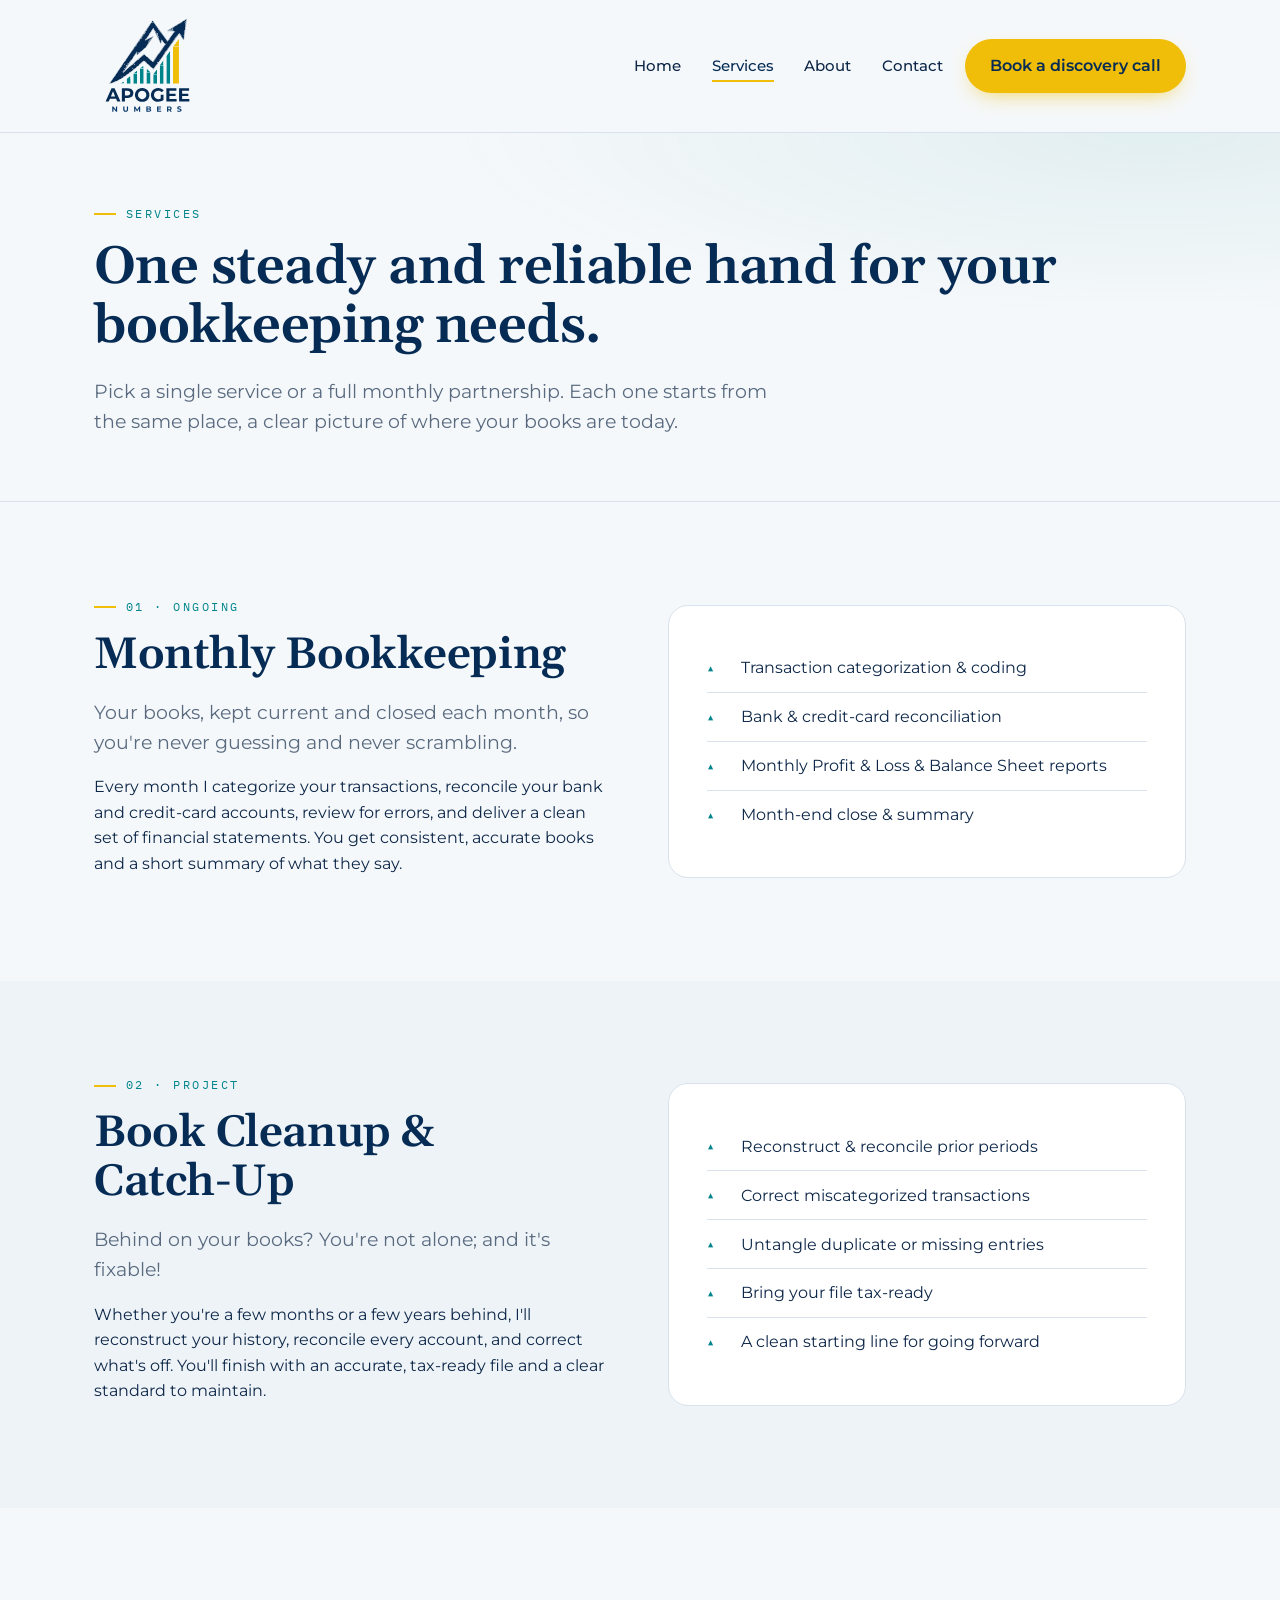
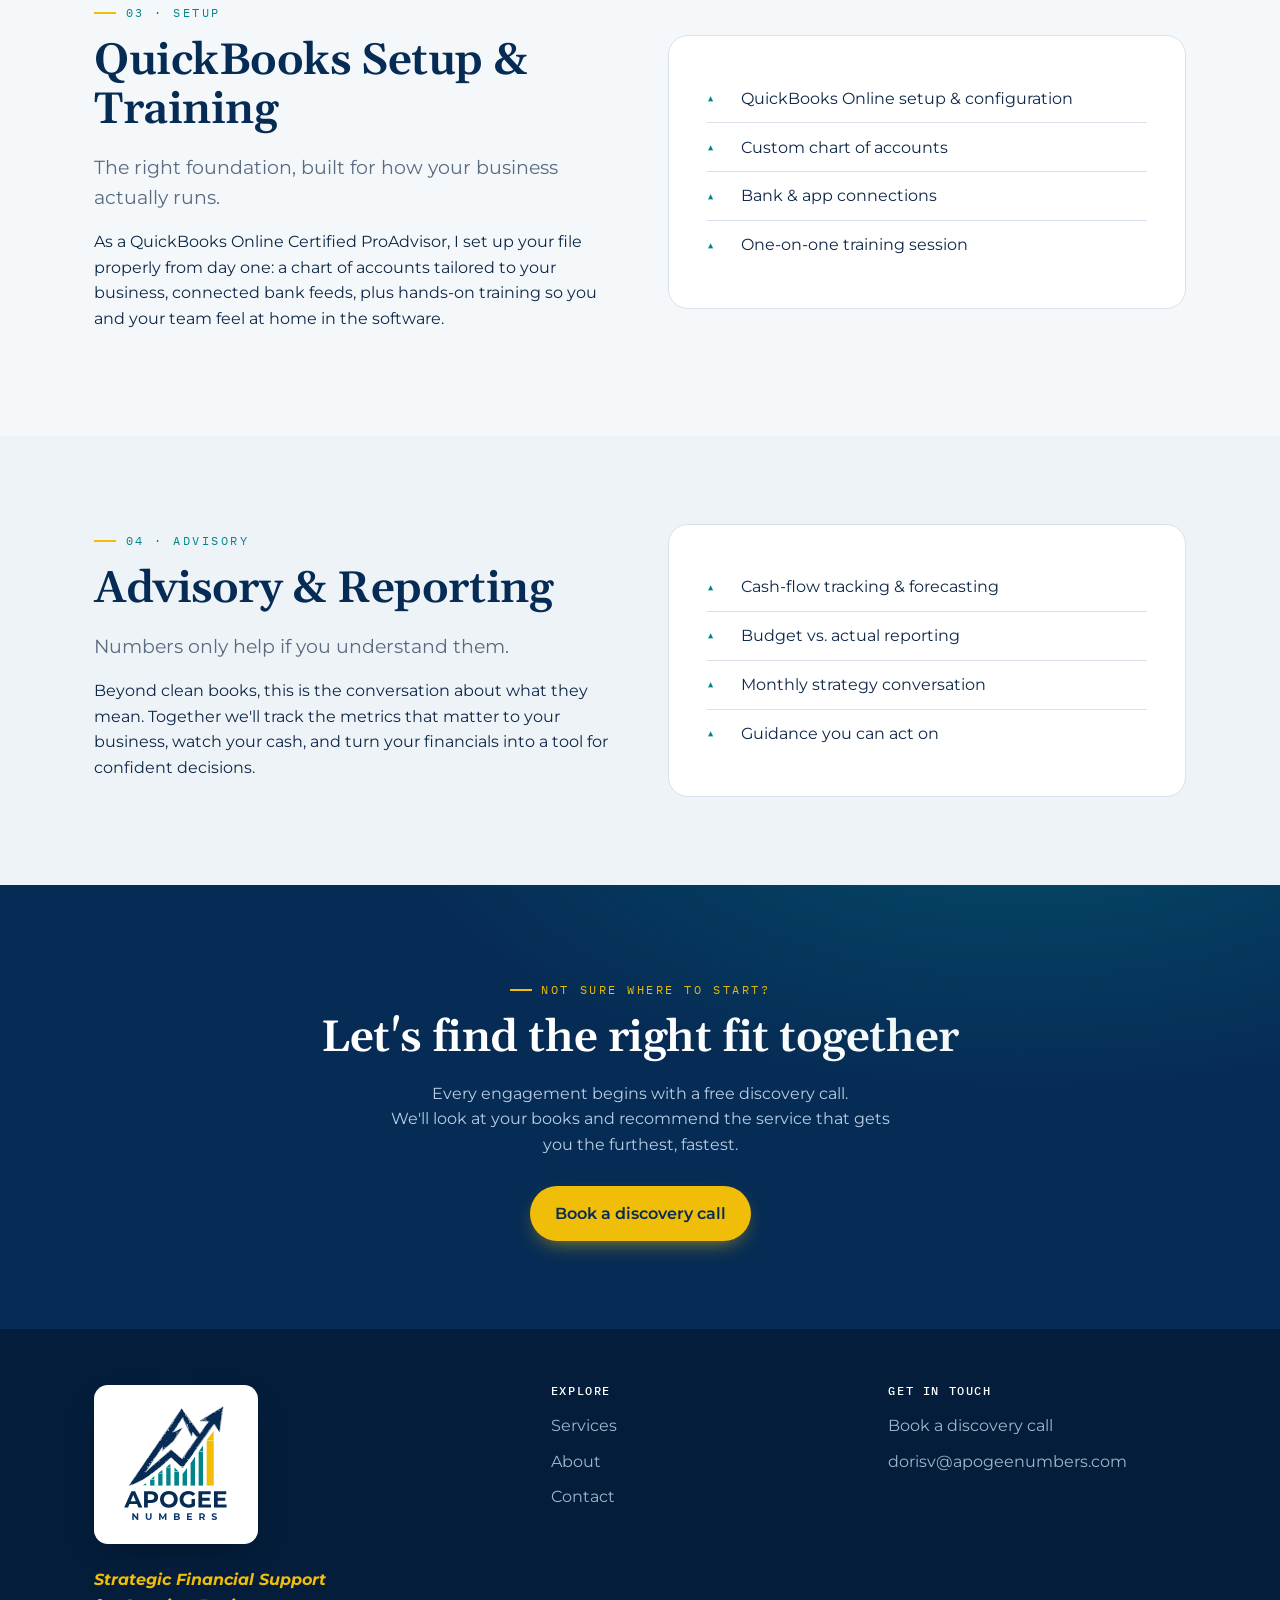
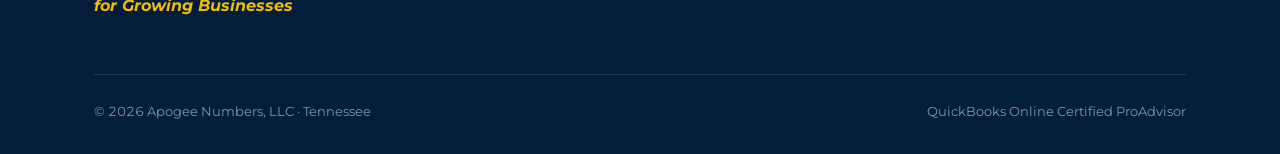
<file: services.html>
<!DOCTYPE html>
<html lang="en">
<head>
<!-- Google tag (gtag.js) -->
<script async src="https://www.googletagmanager.com/gtag/js?id=G-B1SPWSXXC4"></script>
<script>
  window.dataLayer = window.dataLayer || [];
  function gtag(){dataLayer.push(arguments);}
  gtag('js', new Date());

  gtag('config', 'G-B1SPWSXXC4');
</script>
<meta charset="UTF-8">
<meta name="viewport" content="width=device-width, initial-scale=1.0">
<title>Services — Apogee Numbers</title>
<meta name="description" content="Monthly bookkeeping, catch-up and cleanup, QuickBooks Online setup and training, and advisory reporting for small businesses.">
<link rel="preconnect" href="https://fonts.googleapis.com">
<link rel="preconnect" href="https://fonts.gstatic.com" crossorigin>
<link href="https://fonts.googleapis.com/css2?family=Gelasio:ital,wght@0,400;0,500;0,600;0,700;1,500&family=Montserrat:wght@400;500;600;700&family=IBM+Plex+Mono:wght@400;500&display=swap" rel="stylesheet">
<link rel="stylesheet" href="styles.css">
</head>
<body>

<header class="site-nav">
  <div class="wrap">
        <a class="brand" href="index.html" aria-label="Apogee Numbers home">
      <img class="logo" src="Logo1_transparent.svg" alt="Apogee Numbers" width="130" height="48">
    </a>
    <nav class="nav-right" aria-label="Primary">
      <ul class="nav-links" id="menu">
        <li><a href="index.html">Home</a></li>
        <li><a href="services.html" aria-current="page">Services</a></li>
        <li><a href="about.html">About</a></li>
        <li><a href="contact.html">Contact</a></li>
      </ul>
      <a class="btn btn-primary" href="https://calendly.com/apogeenumbers/30min" target="_blank" rel="noopener">Book a discovery call</a>
      <button class="nav-toggle" aria-label="Menu" aria-controls="menu" aria-expanded="false"><span></span><span></span><span></span></button>
    </nav>
  </div>
</header>

<section class="page-hero">
  <div class="wrap">
    <p class="eyebrow">Services</p>
    <h1>One steady and reliable hand for your bookkeeping needs.</h1>
    <p class="lead">Pick a single service or a full monthly partnership. Each one starts from the same place, a clear picture of where your books are today.</p>
  </div>
</section>

<!-- SERVICE 1 -->
<section>
  <div class="wrap">
    <div class="split reveal">
      <div>
        <p class="eyebrow">01 · Ongoing</p>
        <h2>Monthly Bookkeeping</h2>
        <p class="lead">Your books, kept current and closed each month, so you're never guessing and never scrambling.</p>
        <p>Every month I categorize your transactions, reconcile your bank and credit-card accounts, review for errors, and deliver a clean set of financial statements. You get consistent, accurate books and a short summary of what they say.</p>
      </div>
      <div class="panel">
        <ul class="checklist" style="margin-top:0;">
          <li>Transaction categorization &amp; coding</li>
          <li>Bank &amp; credit-card reconciliation</li>
          <li>Monthly Profit &amp; Loss &amp; Balance Sheet reports</li>
          <li>Month-end close &amp; summary</li>
        </ul>
      </div>
    </div>
  </div>
</section>

<!-- SERVICE 2 -->
<section style="background:var(--paper-2);">
  <div class="wrap">
    <div class="split reveal">
      <div>
        <p class="eyebrow">02 · Project</p>
        <h2>Book Cleanup &amp;<br>Catch-Up</h2>
        <p class="lead">Behind on your books? You're not alone; and it's fixable!</p>
        <p>Whether you're a few months or a few years behind, I'll reconstruct your history, reconcile every account, and correct what's off. You'll finish with an accurate, tax-ready file and a clear standard to maintain.</p>
      </div>
      <div class="panel">
        <ul class="checklist" style="margin-top:0;">
          <li>Reconstruct &amp; reconcile prior periods</li>
          <li>Correct miscategorized transactions</li>
          <li>Untangle duplicate or missing entries</li>
          <li>Bring your file tax-ready</li>
          <li>A clean starting line for going forward</li>
        </ul>
      </div>
    </div>
  </div>
</section>

<!-- SERVICE 3 -->
<section>
  <div class="wrap">
    <div class="split reveal">
      <div>
        <p class="eyebrow">03 · Setup</p>
        <h2>QuickBooks Setup &amp; Training</h2>
        <p class="lead">The right foundation, built for how your business actually runs.</p>
        <p>As a QuickBooks Online Certified ProAdvisor, I set up your file properly from day one: a chart of accounts tailored to your business, connected bank feeds, plus hands-on training so you and your team feel at home in the software.</p>
      </div>
      <div class="panel">
        <ul class="checklist" style="margin-top:0;">
          <li>QuickBooks Online setup &amp; configuration</li>
          <li>Custom chart of accounts</li>
          <li>Bank &amp; app connections</li>
          <li>One-on-one training session</li>
        </ul>
      </div>
    </div>
  </div>
</section>

<!-- SERVICE 4 -->
<section style="background:var(--paper-2);">
  <div class="wrap">
    <div class="split reveal">
      <div>
        <p class="eyebrow">04 · Advisory</p>
        <h2>Advisory &amp; Reporting</h2>
        <p class="lead">Numbers only help if you understand them.</p>
        <p>Beyond clean books, this is the conversation about what they mean. Together we'll track the metrics that matter to your business, watch your cash, and turn your financials into a tool for confident decisions.</p>
      </div>
      <div class="panel">
        <ul class="checklist" style="margin-top:0;">
          <li>Cash-flow tracking &amp; forecasting</li>
          <li>Budget vs. actual reporting</li>
          <li>Monthly strategy conversation</li>
          <li>Guidance you can act on</li>
        </ul>
      </div>
    </div>
  </div>
</section>

<!-- CTA -->
<section class="cta-band">
  <div class="wrap">
    <p class="eyebrow" style="justify-content:center;color:var(--gold);">Not sure where to start?</p>
    <h2>Let's find the right fit together</h2>
    <p>Every engagement begins with a free discovery call.<br>We'll look at your books and recommend the service that gets you the furthest, fastest.</p>
    <div class="btn-row">
      <a class="btn btn-primary" href="https://calendly.com/apogeenumbers/30min" target="_blank" rel="noopener">Book a discovery call</a>
    </div>
  </div>
</section>

<footer class="site-foot">
  <div class="wrap">
    <div class="grid">
      <div>
        <a class="foot-logo" href="index.html"><img src="Logo1_transparent.svg" alt="Apogee Numbers" width="150" height="66"></a>
        <p class="tagline-foot">Strategic Financial Support<br>for Growing Businesses</p>
      </div>
      <div><h4>Explore</h4><ul><li><a href="services.html">Services</a></li><li><a href="about.html">About</a></li><li><a href="contact.html">Contact</a></li></ul></div>
      <div><h4>Get in touch</h4><ul><li><a href="contact.html">Book a discovery call</a></li><li><a href="mailto:dorisv@apogeenumbers.com">dorisv@apogeenumbers.com</a></li></ul></div>
    </div>
    <div class="foot-bottom"><span>© 2026 Apogee Numbers, LLC · Tennessee</span><span>QuickBooks Online Certified ProAdvisor</span></div>
  </div>
</footer>

<script src="app.js"></script>
</body>
</html>
</file>
<file: styles.css>
/* ============================================================
   Apogee Numbers — shared stylesheet
   Palette: navy #062C55 · teal #00858C · gold #F0BD09
   Type: Gelasio (display, Cambria-metric) · Montserrat (body) · IBM Plex Mono (ledger figures)
   ============================================================ */

:root {
  --navy: #062C55;
  --navy-deep: #041d3a;
  --teal: #00858C;
  --teal-soft: #0aa3ab;
  --gold: #F0BD09;
  --ink: #0d2748;
  --muted: #5a6b80;
  --paper: #F5F8FA;
  --paper-2: #eef3f7;
  --white: #ffffff;
  --line: #d9e2ec;
  --radius: 14px;
  --maxw: 1140px;
  --ease: cubic-bezier(0.22, 1, 0.36, 1);
}

* { box-sizing: border-box; }

html { scroll-behavior: smooth; }

body {
  margin: 0;
  font-family: "Montserrat", system-ui, -apple-system, sans-serif;
  color: var(--ink);
  background: var(--paper);
  line-height: 1.6;
  -webkit-font-smoothing: antialiased;
  font-feature-settings: "tnum" 1; /* tabular figures */
}

h1, h2, h3, h4 {
  font-family: "Gelasio", Cambria, Georgia, serif;
  color: var(--navy);
  line-height: 1.12;
  letter-spacing: -0.01em;
  margin: 0 0 0.4em;
  font-weight: 600;
}

h1 { font-size: clamp(2.4rem, 5.5vw, 4rem); }
h2 { font-size: clamp(1.8rem, 3.6vw, 2.75rem); }
h3 { font-size: 1.3rem; }

p { margin: 0 0 1rem; }

a { color: var(--teal); text-decoration: none; }
a:hover { color: var(--teal-soft); }

img, svg { max-width: 100%; display: block; }

.wrap {
  width: 100%;
  max-width: var(--maxw);
  margin-inline: auto;
  padding-inline: 1.5rem;
}

.eyebrow {
  font-family: "IBM Plex Mono", monospace;
  font-size: 0.72rem;
  letter-spacing: 0.22em;
  text-transform: uppercase;
  color: var(--teal);
  margin: 0 0 0.9rem;
  display: inline-flex;
  align-items: center;
  gap: 0.6rem;
}
.eyebrow::before {
  content: "";
  width: 22px;
  height: 2px;
  background: var(--gold);
  display: inline-block;
}

.lead { font-size: 1.18rem; color: var(--muted); max-width: 52ch; }

/* ---------- buttons ---------- */
.btn {
  --btn-bg: var(--navy);
  --btn-fg: #fff;
  display: inline-flex;
  align-items: center;
  gap: 0.5rem;
  font-weight: 600;
  font-size: 0.98rem;
  padding: 0.85rem 1.5rem;
  border-radius: 999px;
  border: 1.5px solid transparent;
  background: var(--btn-bg);
  color: var(--btn-fg);
  cursor: pointer;
  transition: transform 0.25s var(--ease), box-shadow 0.25s var(--ease), background 0.2s;
  white-space: nowrap;
}
.btn:hover { transform: translateY(-2px); color: var(--btn-fg); }
.btn-primary {
  --btn-bg: var(--gold);
  --btn-fg: var(--navy);
  box-shadow: 0 8px 22px -10px rgba(240,189,9,0.8);
}
.btn-primary:hover { box-shadow: 0 14px 30px -12px rgba(240,189,9,0.9); }
.btn-ghost {
  --btn-bg: transparent;
  --btn-fg: var(--navy);
  border-color: var(--line);
}
.btn-ghost:hover { border-color: var(--navy); background: var(--white); }
.btn-light {
  --btn-bg: transparent;
  --btn-fg: #eaf3ff;
  border-color: rgba(255,255,255,0.35);
}
.btn-light:hover { border-color: #fff; color: #fff; }

/* ---------- nav ---------- */
.site-nav {
  position: sticky;
  top: 0;
  z-index: 50;
  background: rgba(245,248,250,0.85);
  backdrop-filter: blur(10px);
  border-bottom: 1px solid var(--line);
}
.site-nav .wrap {
  display: flex;
  align-items: center;
  justify-content: space-between;
  min-height: 132px;
  gap: 1rem;
}
.brand {
  display: inline-flex;
  align-items: center;
  gap: 0.6rem;
  font-family: "Gelasio", Cambria, Georgia, serif;
  font-weight: 600;
  font-size: 1.28rem;
  color: var(--navy);
  letter-spacing: -0.01em;
}
.brand:hover { color: var(--navy); }
.brand .peak { width: 26px; height: 26px; flex: none; }
.brand b { font-weight: 600; }
.brand .thin { color: var(--teal); }
.brand img.logo { height: 108px; width: auto; display: block; }

.nav-links {
  display: flex;
  align-items: center;
  gap: 1.9rem;
  list-style: none;
  margin: 0;
  padding: 0;
}
.nav-links a {
  color: var(--ink);
  font-size: 0.96rem;
  font-weight: 500;
  padding: 0.3rem 0;
  position: relative;
}
.nav-links a::after {
  content: "";
  position: absolute;
  left: 0; bottom: -2px;
  width: 0; height: 2px;
  background: var(--gold);
  transition: width 0.25s var(--ease);
}
.nav-links a:hover::after,
.nav-links a[aria-current="page"]::after { width: 100%; }
.nav-links a[aria-current="page"] { color: var(--navy); }

.nav-right { display: flex; align-items: center; gap: 1.4rem; }

.nav-toggle {
  display: none;
  background: none;
  border: 0;
  cursor: pointer;
  padding: 8px;
}
.nav-toggle span {
  display: block;
  width: 24px; height: 2px;
  background: var(--navy);
  margin: 5px 0;
  transition: 0.3s var(--ease);
}

/* ---------- sections ---------- */
section { padding: 5.5rem 0; }
.section-tight { padding: 3.5rem 0; }

/* ---------- hero ---------- */
.hero {
  padding: 5rem 0 4.5rem;
  background:
    radial-gradient(120% 80% at 85% 0%, rgba(0,133,140,0.07), transparent 60%),
    var(--paper);
}
.hero .grid {
  display: grid;
  grid-template-columns: 1.05fr 0.95fr;
  gap: 3.5rem;
  align-items: center;
}
.hero h1 span { color: var(--teal); }
.hero .tagline {
  font-family: "Gelasio", Cambria, Georgia, serif;
  font-style: italic;
  font-size: 1.35rem;
  color: var(--navy);
  margin: 0.5rem 0 1.3rem;
}
.hero-cta { display: flex; gap: 0.9rem; flex-wrap: wrap; margin-top: 1.8rem; }

/* hero logo panel */
.hero-logo {
  background:
    radial-gradient(90% 90% at 50% 30%, rgba(0,133,140,0.08), transparent 70%),
    var(--white);
  border: 1px solid var(--line);
  border-radius: 24px;
  padding: 3rem;
  display: flex;
  align-items: center;
  justify-content: center;
  box-shadow: 0 30px 60px -35px rgba(6,44,85,0.5);
}
.hero-logo img { width: 100%; max-width: 380px; height: auto; }

/* ---------- trust strip ---------- */
.trust {
  border-top: 1px solid var(--line);
  border-bottom: 1px solid var(--line);
  background: var(--white);
}
.trust .wrap {
  display: flex;
  flex-wrap: wrap;
  gap: 1rem 2.6rem;
  justify-content: center;
  padding-block: 1.3rem;
  font-family: "IBM Plex Mono", monospace;
  font-size: 0.78rem;
  letter-spacing: 0.08em;
  color: var(--muted);
  text-transform: uppercase;
}
.trust span { display: inline-flex; align-items: center; gap: 0.55rem; }
.trust span::before {
  content: "▲";
  color: var(--gold);
  font-size: 0.6rem;
}

/* ---------- section header ---------- */
.sec-head { max-width: 60ch; margin-bottom: 3rem; }
.sec-head.center { margin-inline: auto; text-align: center; }
.sec-head.center .eyebrow { justify-content: center; }

/* ---------- service cards ---------- */
.cards {
  display: grid;
  grid-template-columns: repeat(auto-fit, minmax(240px, 1fr));
  gap: 1.3rem;
}
.card {
  background: var(--white);
  border: 1px solid var(--line);
  border-radius: var(--radius);
  padding: 1.9rem 1.6rem;
  transition: transform 0.3s var(--ease), box-shadow 0.3s var(--ease), border-color 0.3s;
}
.card:hover {
  transform: translateY(-4px);
  box-shadow: 0 24px 44px -28px rgba(6,44,85,0.4);
  border-color: transparent;
}
.card .num {
  font-family: "IBM Plex Mono", monospace;
  font-size: 0.72rem;
  letter-spacing: 0.12em;
  color: var(--teal);
}
.card .icon {
  width: 40px; height: 40px;
  color: var(--teal);
  margin-bottom: 1rem;
}
.card h3 { margin-top: 0.5rem; }
.card p { color: var(--muted); margin-bottom: 0; font-size: 0.97rem; }

/* ---------- process steps ---------- */
.steps { display: grid; grid-template-columns: repeat(auto-fit, minmax(210px, 1fr)); gap: 1.6rem; }
.step { position: relative; padding-top: 2.2rem; }
.step .step-n {
  position: absolute;
  top: 0; left: 0;
  font-family: "IBM Plex Mono", monospace;
  font-size: 0.85rem;
  color: var(--gold);
  font-weight: 500;
}
.step::before {
  content: "";
  position: absolute;
  top: 0.55rem; left: 2.6rem; right: 0;
  height: 1px;
  background: linear-gradient(90deg, var(--gold), transparent);
}
.step h3 { font-size: 1.1rem; }
.step p { color: var(--muted); font-size: 0.95rem; margin-bottom: 0; }

/* ---------- split / value ---------- */
.split {
  display: grid;
  grid-template-columns: 1fr 1fr;
  gap: 3.5rem;
  align-items: center;
}
.checklist { list-style: none; margin: 1.5rem 0 0; padding: 0; }
.checklist li {
  position: relative;
  padding: 0.7rem 0 0.7rem 2.1rem;
  border-bottom: 1px solid var(--line);
  color: var(--ink);
}
.checklist li:last-child { border-bottom: 0; }
.checklist li::before {
  content: "▲";
  position: absolute;
  left: 0; top: 0.85rem;
  color: var(--teal);
  font-size: 0.75rem;
}
.checklist li b { color: var(--navy); }

/* panel used on inner pages */
.panel {
  background: var(--white);
  border: 1px solid var(--line);
  border-radius: 20px;
  padding: 2.4rem;
}
.panel-navy {
  background: var(--navy);
  color: #cfe0f1;
  border: 0;
}
.panel-navy h2, .panel-navy h3 { color: #fff; }

/* ---------- founder note ---------- */
.founder { align-items: start; }
.founder .avatar {
  width: 100%;
  aspect-ratio: 4 / 5;
  border-radius: 18px;
  object-fit: cover;
  object-position: center 20%;
  display: block;
  box-shadow: 0 26px 55px -30px rgba(6,44,85,0.6);
}
.founder .avatar-cap {
  font-family: "IBM Plex Mono", monospace;
  font-size: 0.72rem;
  letter-spacing: 0.1em;
  text-transform: uppercase;
  color: var(--muted);
  margin-top: 0.9rem;
  text-align: center;
}
.founder blockquote {
  margin: 0;
  font-family: "Gelasio", Cambria, Georgia, serif;
  font-size: 1.5rem;
  line-height: 1.4;
  color: var(--navy);
}
.founder cite {
  display: block;
  font-family: "IBM Plex Mono", monospace;
  font-style: normal;
  font-size: 0.8rem;
  letter-spacing: 0.08em;
  color: var(--muted);
  margin-top: 1.4rem;
}

/* ---------- CTA band ---------- */
.cta-band { background: var(--navy); position: relative; overflow: hidden; }
.cta-band::after {
  content: "";
  position: absolute;
  inset: 0;
  background: radial-gradient(90% 120% at 80% -20%, rgba(0,133,140,0.35), transparent 55%);
  pointer-events: none;
}
.cta-band .wrap { position: relative; text-align: center; }
.cta-band h2 { color: #fff; }
.cta-band p { color: #b9cee4; max-width: 46ch; margin-inline: auto; }
.cta-band .btn-row { display: flex; gap: 0.9rem; justify-content: center; flex-wrap: wrap; margin-top: 1.8rem; }

/* ---------- pricing ---------- */
.tiers { display: grid; grid-template-columns: repeat(auto-fit, minmax(270px, 1fr)); gap: 1.5rem; align-items: stretch; }
.tier {
  background: var(--white);
  border: 1px solid var(--line);
  border-radius: 18px;
  padding: 2.2rem 1.9rem;
  display: flex;
  flex-direction: column;
}
.tier.featured {
  border-color: var(--teal);
  box-shadow: 0 26px 50px -30px rgba(0,133,140,0.5);
  position: relative;
}
.tier.featured .flag {
  position: absolute;
  top: -0.85rem; left: 1.9rem;
  background: var(--gold);
  color: var(--navy);
  font-family: "IBM Plex Mono", monospace;
  font-size: 0.68rem;
  letter-spacing: 0.12em;
  text-transform: uppercase;
  padding: 0.3rem 0.8rem;
  border-radius: 999px;
}
.tier h3 { font-size: 1.35rem; margin-bottom: 0.2rem; }
.tier .tier-sub { color: var(--muted); font-size: 0.92rem; min-height: 2.6em; }
.tier .price {
  font-family: "IBM Plex Mono", monospace;
  font-size: 2.4rem;
  color: var(--navy);
  margin: 1rem 0 0.2rem;
  font-weight: 500;
}
.tier .price small { font-size: 0.85rem; color: var(--muted); letter-spacing: 0; }
.tier .price .from { font-size: 0.85rem; color: var(--muted); display: block; letter-spacing: 0.1em; text-transform: uppercase; }
.tier ul {
  list-style: none;
  margin: 1.4rem 0 1.8rem;
  padding: 0;
  flex: 1;
}
.tier ul li {
  padding: 0.55rem 0 0.55rem 1.7rem;
  position: relative;
  font-size: 0.95rem;
  color: var(--ink);
  border-bottom: 1px solid var(--paper-2);
}
.tier ul li::before {
  content: "▲";
  position: absolute; left: 0; top: 0.7rem;
  color: var(--teal); font-size: 0.65rem;
}

/* horizontal service boxes (pricing) */
.svc-boxes { display: flex; flex-direction: column; gap: 1.3rem; }
.svc-box {
  background: #fff;
  border: 1px solid var(--line);
  border-radius: 16px;
  padding: 1.9rem 2.1rem;
  display: grid;
  grid-template-columns: 1fr 1.25fr;
  gap: 1.2rem 2.6rem;
  align-items: start;
  transition: box-shadow 0.3s var(--ease), transform 0.3s var(--ease);
}
.svc-box:hover { transform: translateY(-3px); box-shadow: 0 22px 44px -28px rgba(6,44,85,0.4); }
.svc-box h3 { font-size: 1.4rem; margin-bottom: 0.3rem; }
.svc-box .svc-box-main p { color: var(--muted); margin-bottom: 0; }
.svc-box .svc-price {
  font-family: "IBM Plex Mono", monospace;
  font-size: 1.7rem;
  color: var(--navy) !important;
  margin: 0.2rem 0 0.6rem;
}
.svc-box .svc-price .from { font-size: 0.7rem; text-transform: uppercase; letter-spacing: 0.1em; color: var(--muted); margin-right: 0.3rem; }
.svc-box .svc-price small { font-size: 0.8rem; color: var(--muted); }
.svc-box .svc-list { margin: 0; }
@media (max-width: 760px) {
  .svc-box { grid-template-columns: 1fr; gap: 0.6rem 0; }
}

/* ---------- FAQ ---------- */
.faq { max-width: 780px; margin-inline: auto; }
.faq details {
  border-bottom: 1px solid var(--line);
  padding: 1.3rem 0;
}
.faq summary {
  cursor: pointer;
  font-family: "Gelasio", Cambria, Georgia, serif;
  font-size: 1.18rem;
  color: var(--navy);
  list-style: none;
  display: flex;
  justify-content: space-between;
  gap: 1rem;
}
.faq summary::-webkit-details-marker { display: none; }
.faq summary::after { content: "+"; color: var(--teal); font-family: "IBM Plex Mono", monospace; }
.faq details[open] summary::after { content: "–"; }
.faq details p { margin: 1rem 0 0; color: var(--muted); }

/* ---------- contact ---------- */
.contact-grid { display: grid; grid-template-columns: 1fr 1fr; gap: 3rem; align-items: start; }
.field { margin-bottom: 1.2rem; }
.field label {
  display: block;
  font-family: "IBM Plex Mono", monospace;
  font-size: 0.72rem;
  letter-spacing: 0.1em;
  text-transform: uppercase;
  color: var(--muted);
  margin-bottom: 0.4rem;
}
.field input, .field select, .field textarea {
  width: 100%;
  padding: 0.85rem 1rem;
  border: 1px solid var(--line);
  border-radius: 10px;
  font: inherit;
  color: var(--ink);
  background: var(--white);
  transition: border-color 0.2s, box-shadow 0.2s;
}
.field input:focus, .field select:focus, .field textarea:focus {
  outline: none;
  border-color: var(--teal);
  box-shadow: 0 0 0 3px rgba(0,133,140,0.15);
}
.field textarea { min-height: 130px; resize: vertical; }
.contact-info { }
.contact-info .row {
  display: flex;
  gap: 1rem;
  padding: 1.2rem 0;
  border-bottom: 1px solid var(--line);
}
.contact-info .row:last-child { border-bottom: 0; }
.contact-info .row .ico { color: var(--teal); flex: none; }
.contact-info .row .lbl {
  font-family: "IBM Plex Mono", monospace;
  font-size: 0.7rem;
  letter-spacing: 0.1em;
  text-transform: uppercase;
  color: var(--muted);
}
.contact-info .row .val { color: var(--navy); font-weight: 500; }

/* ---------- page hero (inner) ---------- */
.page-hero {
  padding: 4rem 0 3rem;
  background:
    radial-gradient(100% 90% at 90% 0%, rgba(0,133,140,0.08), transparent 55%),
    var(--paper);
  border-bottom: 1px solid var(--line);
}
.page-hero h1 { font-size: clamp(2.2rem, 4.5vw, 3.3rem); }

/* ---------- footer ---------- */
.site-foot {
  background: var(--navy-deep);
  color: #9fb6cf;
  padding: 3.5rem 0 2rem;
}
.site-foot .grid {
  display: grid;
  grid-template-columns: 1.4fr 1fr 1fr;
  gap: 2.5rem;
  margin-bottom: 2.5rem;
}
.site-foot .brand { color: #fff; margin-bottom: 1rem; }
.foot-logo {
  display: inline-block;
  background: #fff;
  padding: 0.85rem 1rem;
  border-radius: 14px;
  margin-bottom: 1rem;
  box-shadow: 0 12px 30px -18px rgba(0,0,0,0.6);
}
.foot-logo img { height: 132px; width: auto; display: block; }
.site-foot .brand .thin { color: var(--gold); }
.site-foot h4 {
  color: #fff;
  font-family: "IBM Plex Mono", monospace;
  font-size: 0.72rem;
  letter-spacing: 0.14em;
  text-transform: uppercase;
  font-weight: 500;
  margin-bottom: 1rem;
}
.site-foot ul { list-style: none; margin: 0; padding: 0; }
.site-foot ul li { margin-bottom: 0.6rem; }
.site-foot a { color: #9fb6cf; }
.site-foot a:hover { color: #fff; }
.site-foot .tagline-foot {
  font-family: "Montserrat", system-ui, sans-serif;
  font-style: italic;
  font-weight: 700;
  color: #f0bd09;
  max-width: 34ch;
}
.foot-bottom {
  border-top: 1px solid rgba(255,255,255,0.12);
  padding-top: 1.6rem;
  display: flex;
  justify-content: space-between;
  flex-wrap: wrap;
  gap: 0.6rem;
  font-size: 0.82rem;
  color: #7f96b0;
}

/* small inline certification badges */
.qbo-badge {
  height: 112px;
  width: auto;
  display: block;
}
.badge-row {
  display: flex;
  flex-wrap: nowrap;
  align-items: center;
  gap: 0.7rem;
  margin-top: 0.6rem;
}

/* single-line section heading (wraps on small screens) */
.hdr-oneline { white-space: nowrap; font-size: clamp(1.5rem, 3vw, 2.4rem); }
@media (max-width: 820px) { .hdr-oneline { white-space: normal; } }

/* ---------- responsive ---------- */
@media (max-width: 860px) {
  .site-nav .wrap {
    flex-direction: column;
    justify-content: flex-start;
    min-height: 0;
    gap: 0.45rem;
    padding-top: 0.7rem;
    padding-bottom: 0.55rem;
  }
  .nav-right { width: 100%; justify-content: center; gap: 0; }
  .nav-toggle { display: none; }
  .nav-right .btn { display: none; }
  .nav-links {
    position: static;
    transform: none;
    inset: auto;
    width: 100%;
    flex-direction: row;
    flex-wrap: wrap;
    align-items: center;
    justify-content: center;
    gap: 0.2rem 1.3rem;
    background: transparent;
    border: 0;
    box-shadow: none;
    padding: 0;
  }
  .nav-links.open { transform: none; }
  .nav-links li { width: auto; }
  .nav-links a { display: inline-block; padding: 0.35rem 0; border: 0; }
  .nav-links a::after { display: none; }
  .brand img.logo { height: 56px; }

  .hero .grid, .split, .contact-grid, .founder { grid-template-columns: 1fr; gap: 2.2rem; }
  .hero-logo { max-width: 340px; margin: 0 auto; padding: 1.8rem; }
  .hero .tagline { white-space: normal !important; font-size: 1.05rem !important; }
  .foot-logo img { height: 96px; }
  .qbo-badge { height: 88px; }
  .site-foot .grid { grid-template-columns: 1fr; gap: 1.8rem; }
  section { padding: 4rem 0; }
}

@media (prefers-reduced-motion: reduce) {
  * { animation: none !important; transition: none !important; scroll-behavior: auto !important; }
}

/* focus visibility */
a:focus-visible, button:focus-visible, summary:focus-visible,
input:focus-visible, textarea:focus-visible, select:focus-visible {
  outline: 3px solid var(--gold);
  outline-offset: 2px;
  border-radius: 4px;
}

/* reveal on scroll */
.reveal { opacity: 0; transform: translateY(18px); transition: opacity 0.7s var(--ease), transform 0.7s var(--ease); }
.reveal.in { opacity: 1; transform: none; }
</file>
